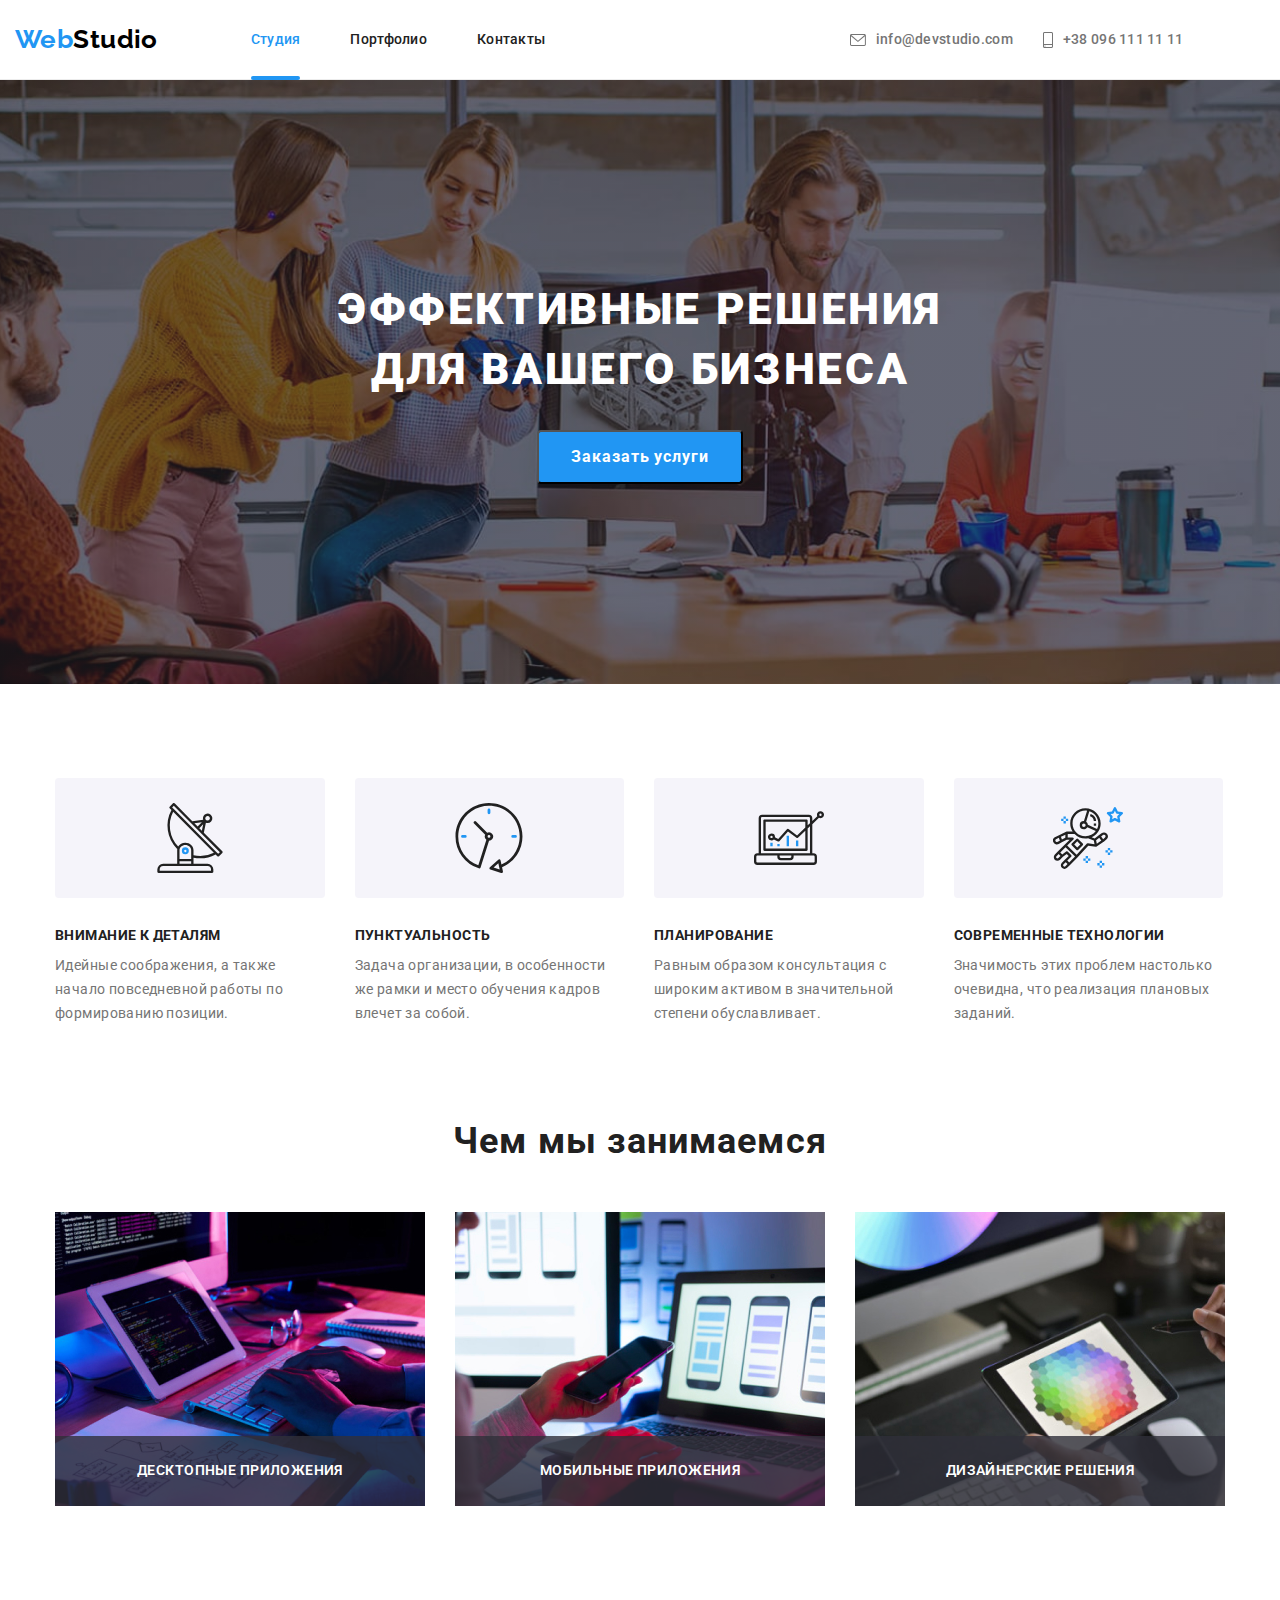
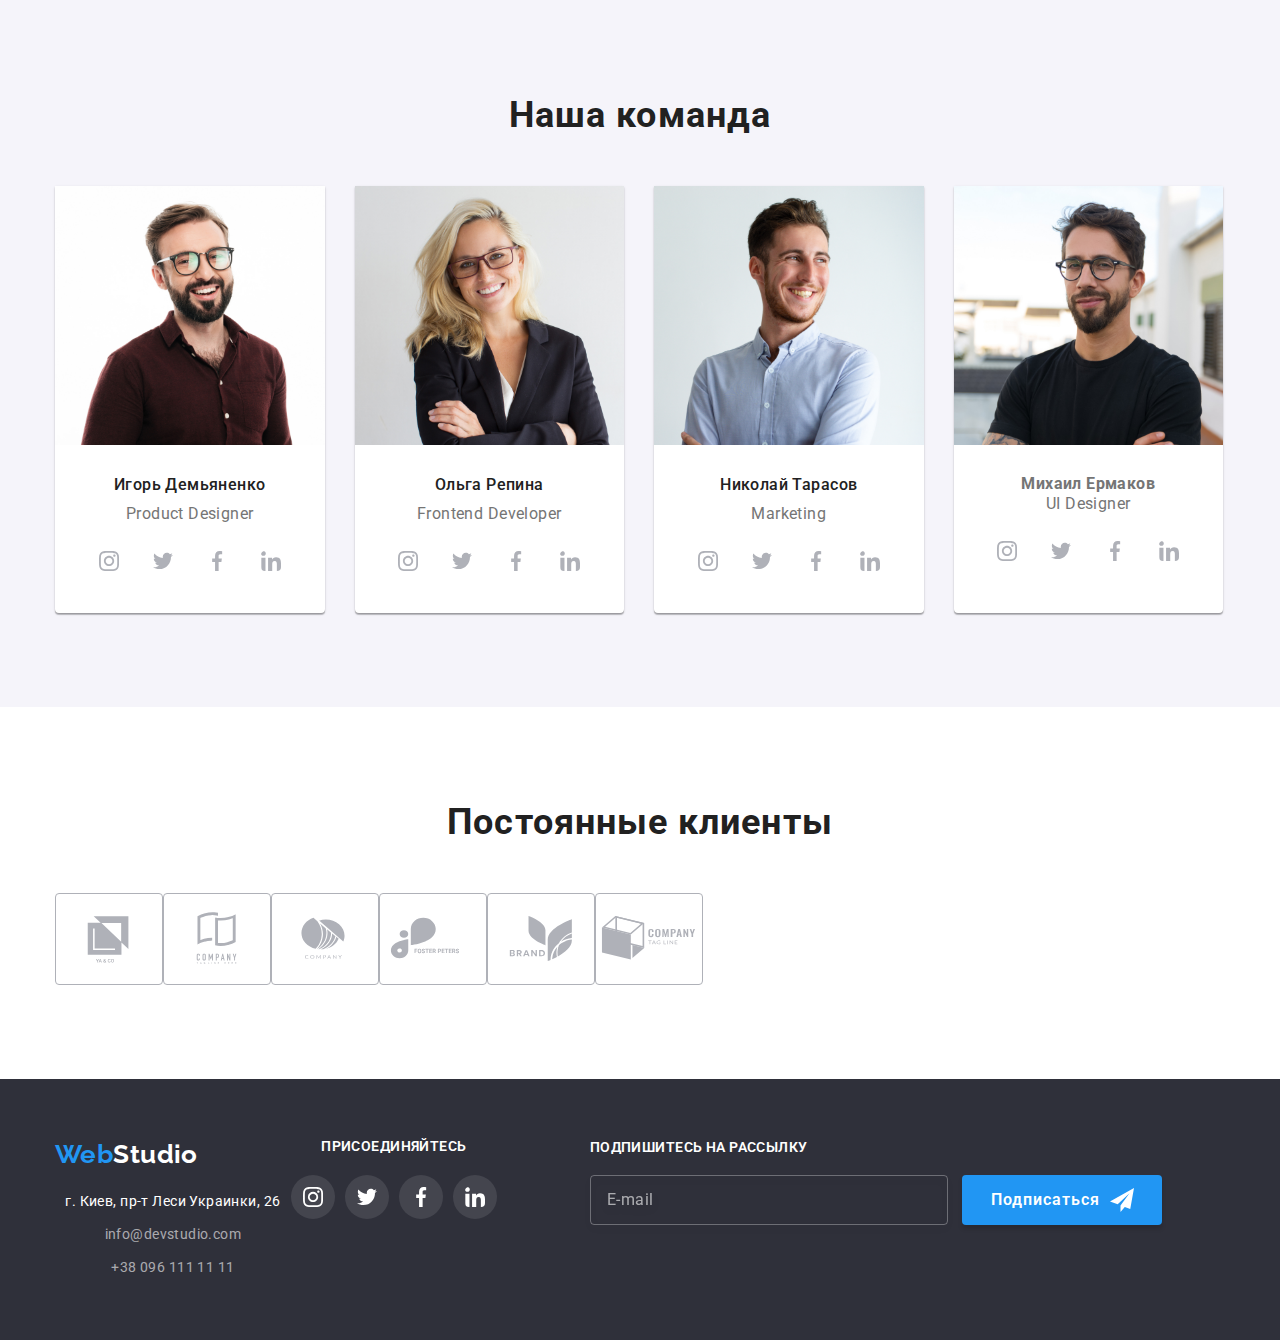
<file: index.html>
<!DOCTYPE html>
<html lang="ru">
  <head>
    <meta charset="UTF-8" />
    <meta http-equiv="X-UA-Compatible" content="IE=edge" />
    <meta name="viewport" content="width=device-width, initial-scale=1.0" />
    <title>Студия</title>
    <link rel="preconnect" href="https://fonts.googleapis.com" />
    <link rel="preconnect" href="https://fonts.gstatic.com" crossorigin />
    <link
      href="https://fonts.googleapis.com/css2?family=Raleway:wght@700&family=Roboto:wght@400;500;700;900&display=swap"
      rel="stylesheet"
    />
    <link
      rel="stylesheet"
      href="https://cdnjs.cloudflare.com/ajax/libs/modern-normalize/1.1.0/modern-normalize.min.css"
    />
    <!-- <link rel="stylesheet" href="./css/styles.css" /> -->
    <link rel="stylesheet" href="./css/main.min.css" />
  </head>
  <body>
    <!--Хедер-->
    <header class="page-header">
      <div class="container main-nav">
        <nav class="main-nav">
          <a href="./index.html" class="logo"
            >Web<span class="logo-second-color">Studio</span></a
          >
          <ul class="site-nav">
            <li class="link">
              <div class="site-nav-link-thumb">
                <a href="./index.html" class="site-nav-link current">Студия </a>
              </div>
            </li>
            <li class="link">
              <a href="./portfolio.html" class="site-nav-link">Портфолио</a>
            </li>
            <li class="link">
              <a href="" class="site-nav-link">Контакты</a>
            </li>
          </ul>
        </nav>
        <ul class="cont-nav">
          <li class="link">
            <a href="mailto:info@devstudio.com" class="cont-nav-link mail-logo">
              <svg class="footer-contacts-icon mail-icon">
                <use href="./images/symbol-defs.svg#icon-mail-logo"></use>
              </svg>
              info@devstudio.com
            </a>
          </li>
          <li class="link">
            <a href="tel:+380961111111" class="cont-nav-link tel-logo">
              <svg class="footer-contacts-icon tel-icon">
                <use href="./images/symbol-defs.svg#icon-phone-logo"></use>
              </svg>
              +38 096 111 11 11</a
            >
          </li>
        </ul>
      </div>
    </header>
    <!--Основная часть-->
    <main>
      <!--Герой-->
      <section class="hero overlay">
        <div class="container">
          <h1 class="hero__text">Эффективные решения для вашего бизнеса</h1>
          <button type="button" class="button" data-modal-open>
            Заказать услуги
          </button>
        </div>
      </section>
      <!--Наши преимущества-->
      <section class="benefits">
        <div class="container">
          <ul class="benefits__pasteboard-list">
            <li class="pasteboard-list__description item-antena">
              <h3 class="pasteboard-list__title">Внимание к деталям</h3>
              <p class="pasteboard-list__text">
                Идейные соображения, а также начало повседневной работы по
                формированию позиции.
              </p>
            </li>
            <li class="pasteboard-list__description item-clock">
              <h3 class="pasteboard-list__title">Пунктуальность</h3>
              <p class="pasteboard-list__text">
                Задача организации, в особенности же рамки и место обучения
                кадров влечет за собой.
              </p>
            </li>
            <li class="pasteboard-list__description item-diagrama">
              <h3 class="pasteboard-list__title">Планирование</h3>
              <p class="pasteboard-list__text">
                Равным образом консультация с широким активом в значительной
                степени обуславливает.
              </p>
            </li>
            <li class="pasteboard-list__description item-astronaut">
              <h3 class="pasteboard-list__title">Современные технологии</h3>
              <p class="pasteboard-list__text">
                Значимость этих проблем настолько очевидна, что реализация
                плановых заданий.
              </p>
            </li>
          </ul>
        </div>
      </section>
      <!--Чем мы занимаемся-->
      <section class="work">
        <div class="container">
          <h2 class="section-title">Чем мы занимаемся</h2>
          <ul class="work__list">
            <li class="work__img">
              <div class="work__img-thumb">
                <img
                  src="./images/box1.jpg"
                  alt="Разработка сайтов"
                  width="370"
                  height="294"
                />
                <div class="work__img-cover">
                  <p class="work__img-cover-text">Десктопные приложения</p>
                </div>
              </div>
            </li>
            <li class="work__img">
              <div class="work__img-thumb">
                <img
                  src="./images/box2.jpg"
                  alt="Адаптация сайта под мобильные устройства"
                  width="370"
                  height="294"
                />
                <div class="work__img-cover">
                  <p class="work__img-cover-text">Мобильные приложения</p>
                </div>
              </div>
            </li>
            <li class="work__img">
              <div class="work__img-thumb">
                <img
                  src="./images/box3.jpg"
                  alt="Дизайн сайта"
                  width="370"
                  height="294"
                />
                <div class="work__img-cover">
                  <p class="work__img-cover-text">Дизайнерские решения</p>
                </div>
              </div>
            </li>
          </ul>
        </div>
      </section>
      <!--Наша команда-->
      <section class="team">
        <div class="container">
          <h2 class="section-title">Наша команда</h2>
          <ul class="team__team-list">
            <li class="team-list__member">
              <img
                src="./images/team1.jpg"
                alt="Игорь Демьяненко"
                width="270"
                height="260"
              />
              <div class="team-list__description">
                <h3 class="team-list__name">Игорь Демьяненко</h3>
                <p class="team-list__position">Product Designer</p>
                <ul class="team-list__social-media">
                  <li class="social-media__link">
                    <a href="" class="social-media__icon">
                      <svg class="social-media__img">
                        <use
                          href="./images/symbol-defs.svg#icon-instagram-logo"
                        ></use>
                      </svg>
                    </a>
                  </li>
                  <li class="social-media__link">
                    <a href="" class="social-media__icon">
                      <svg class="social-media__img">
                        <use
                          href="./images/symbol-defs.svg#icon-twitter-logo"
                        ></use>
                      </svg>
                    </a>
                  </li>
                  <li class="social-media__link">
                    <a href="" class="social-media__icon">
                      <svg class="social-media__img">
                        <use
                          href="./images/symbol-defs.svg#icon-facebook-logo"
                        ></use>
                      </svg>
                    </a>
                  </li>
                  <li class="social-media__link">
                    <a href="" class="social-media__icon">
                      <svg class="social-media__img">
                        <use
                          href="./images/symbol-defs.svg#icon-linkedin-logo"
                        ></use>
                      </svg>
                    </a>
                  </li>
                </ul>
              </div>
            </li>
            <li class="team-list__member">
              <img
                src="./images/team2.jpg"
                alt="Ольга Репина"
                width="270"
                height="260"
              />
              <div class="team-list__description">
                <h3 class="team-list__name">Ольга Репина</h3>
                <p class="team-list__position">Frontend Developer</p>
                <ul class="team-list__social-media">
                  <li class="social-media__link">
                    <a href="" class="social-media__icon">
                      <svg class="social-media__img">
                        <use
                          href="./images/symbol-defs.svg#icon-instagram-logo"
                        ></use>
                      </svg>
                    </a>
                  </li>
                  <li class="social-media__link">
                    <a href="" class="social-media__icon">
                      <svg class="social-media__img">
                        <use
                          href="./images/symbol-defs.svg#icon-twitter-logo"
                        ></use>
                      </svg>
                    </a>
                  </li>
                  <li class="social-media__link">
                    <a href="" class="social-media__icon">
                      <svg class="social-media__img">
                        <use
                          href="./images/symbol-defs.svg#icon-facebook-logo"
                        ></use>
                      </svg>
                    </a>
                  </li>
                  <li class="social-media__link">
                    <a href="" class="social-media__icon">
                      <svg class="social-media__img">
                        <use
                          href="./images/symbol-defs.svg#icon-linkedin-logo"
                        ></use>
                      </svg>
                    </a>
                  </li>
                </ul>
              </div>
            </li>
            <li class="team-list__member">
              <img
                src="./images/team3.jpg"
                alt="Николай Тарасов"
                width="270"
                height="260"
              />
              <div class="team-list__description">
                <h3 class="team-list__name">Николай Тарасов</h3>
                <p class="team-list__position">Marketing</p>
                <ul class="team-list__social-media">
                  <li class="social-media__link">
                    <a href="" class="social-media__icon">
                      <svg class="social-media__img">
                        <use
                          href="./images/symbol-defs.svg#icon-instagram-logo"
                        ></use>
                      </svg>
                    </a>
                  </li>
                  <li class="social-media__link">
                    <a href="" class="social-media__icon">
                      <svg class="social-media__img">
                        <use
                          href="./images/symbol-defs.svg#icon-twitter-logo"
                        ></use>
                      </svg>
                    </a>
                  </li>
                  <li class="social-media__link">
                    <a href="" class="social-media__icon">
                      <svg class="social-media__img">
                        <use
                          href="./images/symbol-defs.svg#icon-facebook-logo"
                        ></use>
                      </svg>
                    </a>
                  </li>
                  <li class="social-media__link">
                    <a href="" class="social-media__icon">
                      <svg class="social-media__img">
                        <use
                          href="./images/symbol-defs.svg#icon-linkedin-logo"
                        ></use>
                      </svg>
                    </a>
                  </li>
                </ul>
              </div>
            </li>
            <li class="team-list__member">
              <img
                src="./images/team4.jpg"
                alt="Михаил Ермаков"
                width="270"
                height="260"
              />
              <div class="team-list__description">
                <h3 class="team_list__name">Михаил Ермаков</h3>
                <p class="team-list__position">UI Designer</p>
                <ul class="team-list__social-media">
                  <li class="social-media__link">
                    <a href="" class="social-media__icon">
                      <svg class="social-media__img">
                        <use
                          href="./images/symbol-defs.svg#icon-instagram-logo"
                        ></use>
                      </svg>
                    </a>
                  </li>
                  <li class="social-media__link">
                    <a href="" class="social-media__icon">
                      <svg class="social-media__img">
                        <use
                          href="./images/symbol-defs.svg#icon-twitter-logo"
                        ></use>
                      </svg>
                    </a>
                  </li>
                  <li class="social-media__link">
                    <a href="" class="social-media__icon">
                      <svg class="social-media__img">
                        <use
                          href="./images/symbol-defs.svg#icon-facebook-logo"
                        ></use>
                      </svg>
                    </a>
                  </li>
                  <li class="social-media__link">
                    <a href="" class="social-media__icon">
                      <svg class="social-media__img">
                        <use
                          href="./images/symbol-defs.svg#icon-linkedin-logo"
                        ></use>
                      </svg>
                    </a>
                  </li>
                </ul>
              </div>
            </li>
          </ul>
        </div>
      </section>
      <!--Наши клиенты-->
      <section class="clients">
        <div class="container">
          <h2 class="section-title">Постоянные клиенты</h2>
          <ul class="clients__list">
            <li>
              <a href="" class="client__link">
                <svg class="clients__icon">
                  <use href="./images/symbol-defs.svg#icon-Logo-1"></use>
                </svg>
              </a>
            </li>
            <li>
              <a href="" class="client__link">
                <svg class="clients__icon">
                  <use href="./images/symbol-defs.svg#icon-Logo-2"></use>
                </svg>
              </a>
            </li>
            <li>
              <a href="" class="client__link">
                <svg class="clients__icon">
                  <use href="./images/symbol-defs.svg#icon-Logo-3"></use>
                </svg>
              </a>
            </li>
            <li>
              <a href="" class="client__link">
                <svg class="clients__icon">
                  <use href="./images/symbol-defs.svg#icon-Logo-4"></use>
                </svg>
              </a>
            </li>
            <li>
              <a href="" class="client__link">
                <svg class="clients__icon">
                  <use href="./images/symbol-defs.svg#icon-Logo-5"></use>
                </svg>
              </a>
            </li>
            <li>
              <a href="" class="client__link">
                <svg class="clients__icon">
                  <use href="./images/symbol-defs.svg#icon-Logo-6"></use>
                </svg>
              </a>
            </li>
          </ul>
        </div>
      </section>
      <!-- Модалка -->
      <div class="backdrop is-hidden" data-modal>
        <div class="modal">
          <button class="modal-button-close" data-modal-close>
            <svg class="icon-close-img">
              <use href="./images/symbol-defs.svg#icon-close-black"></use>
            </svg>
          </button>
          <p class="modal-title">Оставьте свои данные, мы вам перезвоним</p>
          <form class="subscribe-form">
            <div class="main-form">
              <div class="form-field">
                <label class="form-field-name" for="name">Имя</label>
                <span class="inpute-wrap">
                  <input
                    type="text"
                    name="name"
                    id="name"
                    class="modal-inpute"
                  />
                  <svg class="modal-inpute-icon" width="18" height="18">
                    <use
                      href="./images/symbol-defs.svg#icon-person-black"
                    ></use>
                  </svg>
                </span>
              </div>
              <div class="form-field">
                <label class="form-field-name" for="tel">Телефон</label>
                <span class="inpute-wrap">
                  <input type="tel" name="tel" id="tel" class="modal-inpute" />
                  <svg class="modal-inpute-icon" width="18" height="18">
                    <use href="./images/symbol-defs.svg#icon-phone-black"></use>
                  </svg>
                </span>
              </div>
              <div class="form-field">
                <label class="form-field-name" for="mail">Почта</label>
                <span class="inpute-wrap">
                  <input
                    type="email"
                    name="mail"
                    id="mail"
                    class="modal-inpute"
                  />
                  <svg class="modal-inpute-icon" width="18" height="18">
                    <use href="./images/symbol-defs.svg#icon-email-black"></use>
                  </svg>
                </span>
              </div>
              <div class="form-field">
                <label class="form-field-name" for="comment">Комментарий</label>
                <textarea
                  name="comment"
                  id="commen"
                  placeholder="Введите текст"
                  class="comment-inpute"
                ></textarea>
              </div>
            </div>
            <div class="checkbox-fild">
              <input
                type="checkbox"
                class="input-check visually-hiden"
                name="check"
                id="check"
              />
              <label for="check" class="check-text">
                <span class="custom-icon">
                  <svg class="inpute-icon-check" width="11" height="8">
                    <use href="./images/symbol-defs.svg#confirm-icon"></use>
                  </svg>
                </span>
                Соглашаюсь с рассылкой и принимаю
                <a href="" class="checkbox-fild-contract">
                  Условия договора</a
                ></label
              >
            </div>
            <div class="submit-btn">
              <button class="submit-batton" type="submit">Отправить</button>
            </div>
          </form>
        </div>
      </div>
    </main>
    <!--Футер-->
    <footer class="page-footer">
      <div class="container">
        <div class="footer-common">
          <div>
            <a href="./index.html" class="logo"
              >Web<span class="logo-second-color-footer">Studio</span></a
            >
            <address class="adress-list">
              <p class="address">г. Киев, пр-т Леси Украинки, 26</p>
              <ul class="contacts">
                <li class="contact-list">
                  <a class="contacts-link" href="mailto:info@devstudio.com"
                    >info@devstudio.com</a
                  >
                </li>
                <li class="contact-list">
                  <a class="contacts-link" href="tel:+380961111111"
                    >+38 096 111 11 11</a
                  >
                </li>
              </ul>
            </address>
          </div>
          <div class="join">
            <p class="join__txt">присоединяйтесь</p>
            <ul class="join__social-media">
              <li class="social-media__link">
                <a href="" class="social-media__icon">
                  <svg class="social-media__img">
                    <use
                      href="./images/symbol-defs.svg#icon-instagram-logo"
                    ></use>
                  </svg>
                </a>
              </li>
              <li class="social-media__link">
                <a href="" class="social-media__icon">
                  <svg class="social-media__img">
                    <use
                      href="./images/symbol-defs.svg#icon-twitter-logo"
                    ></use>
                  </svg>
                </a>
              </li>
              <li class="social-media__link">
                <a href="" class="social-media__icon">
                  <svg class="social-media__img">
                    <use
                      href="./images/symbol-defs.svg#icon-facebook-logo"
                    ></use>
                  </svg>
                </a>
              </li>
              <li class="social-media__link">
                <a href="" class="social-media__icon">
                  <svg class="social-media__img">
                    <use
                      href="./images/symbol-defs.svg#icon-linkedin-logo"
                    ></use>
                  </svg>
                </a>
              </li>
            </ul>
          </div>
          <div class="subscribe">
            <p class="subscribe-text">Подпишитесь на рассылку</p>

            <form name="signup_form" autocomplete="on" novalidate>
              <div class="subscription-fild">
                <input
                  class="subscription-form"
                  type="email"
                  name="email"
                  placeholder="E-mail"
                />
                <button class="subscription-btn" type="submit">
                  Подписаться
                  <div class="icon-send">
                    <svg class="icon-send-img">
                      <use href="./images/symbol-defs.svg#icon-send"></use>
                    </svg>
                  </div>
                </button>
              </div>
            </form>
          </div>
        </div>
      </div>
    </footer>
    <script src="./js/modal.js"></script>
  </body>
</html>
</file>
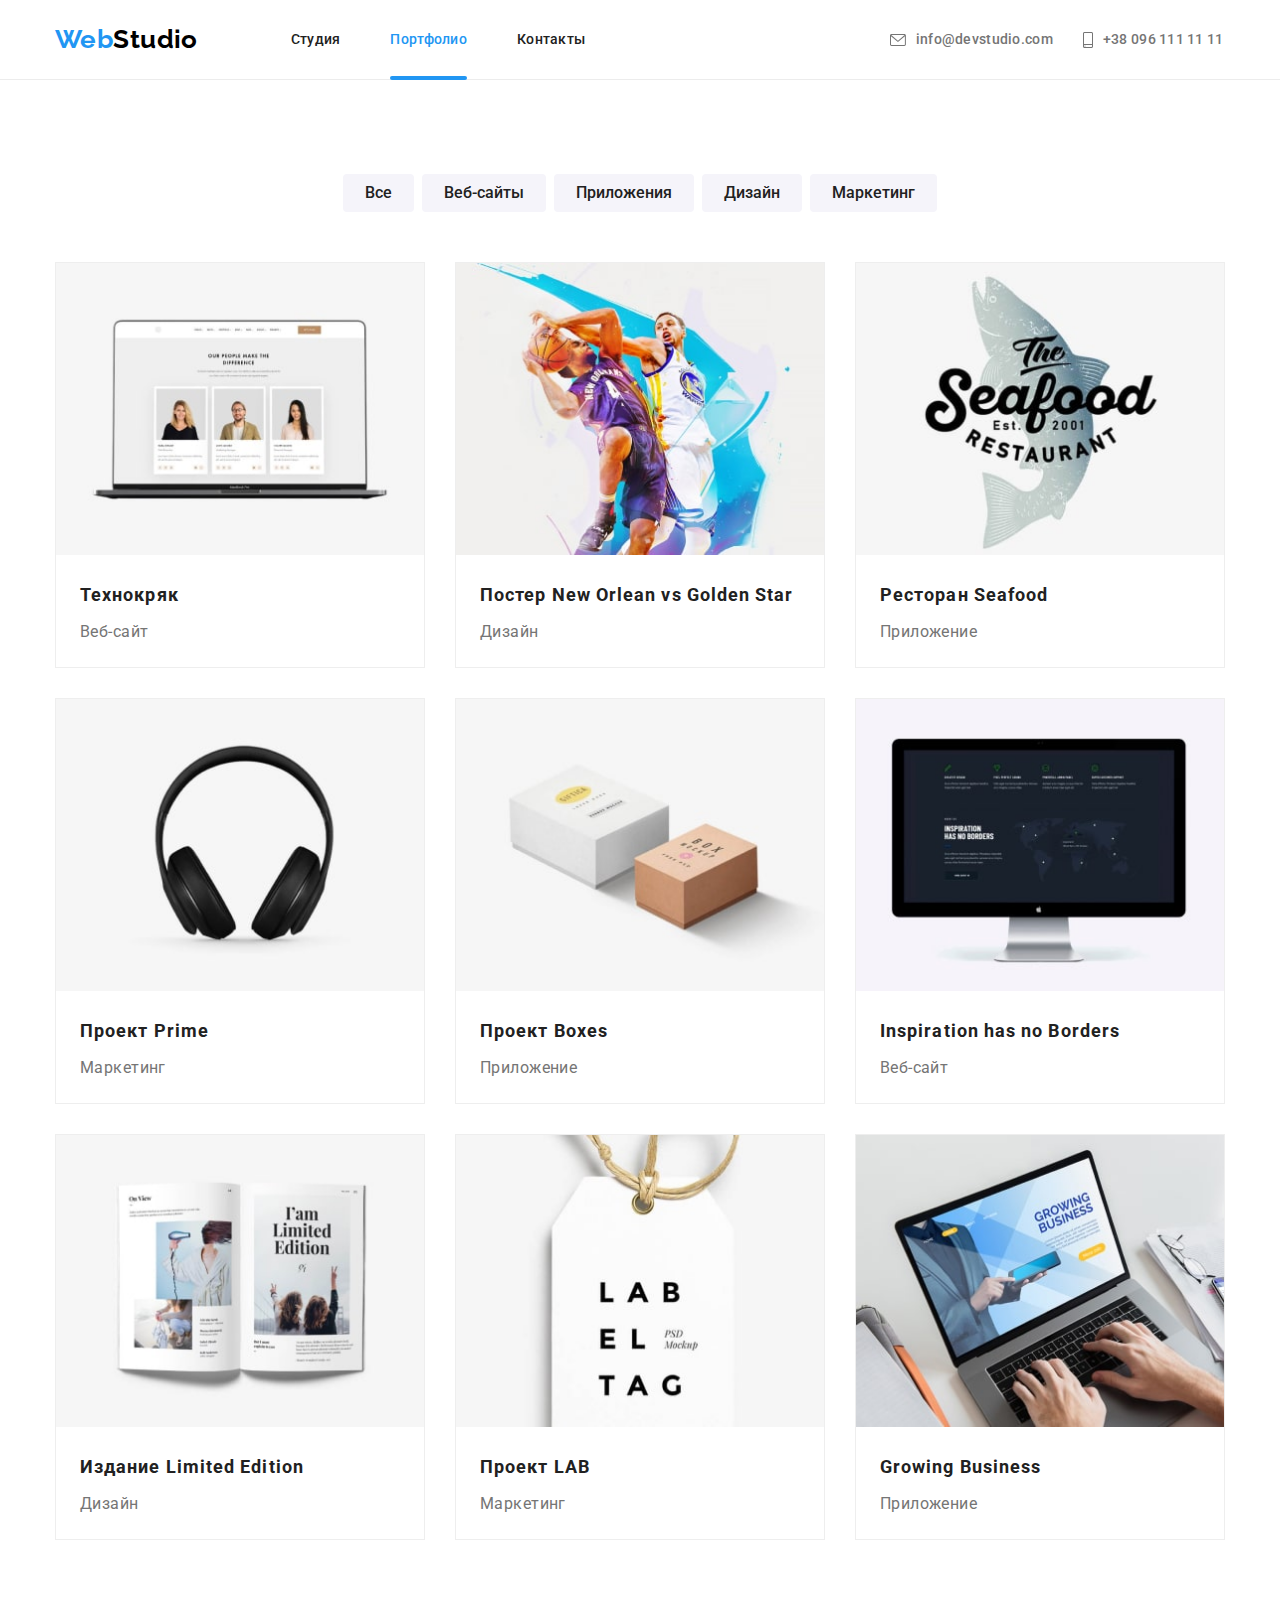
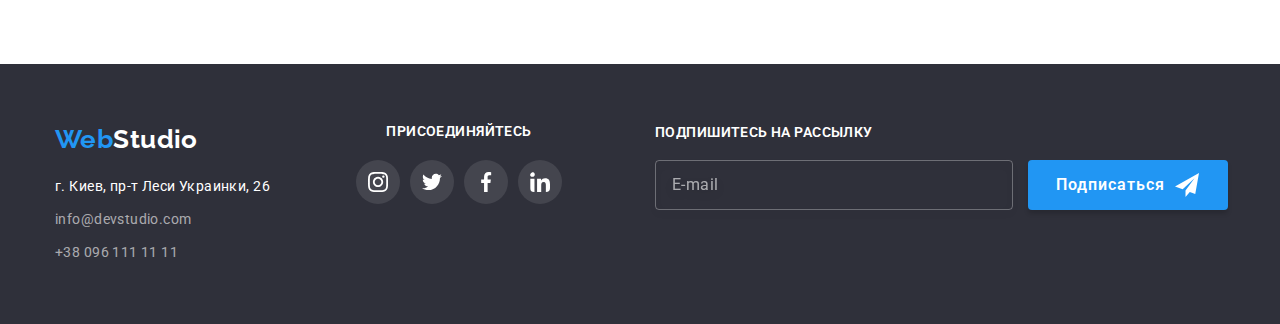
<file: portfolio.html>
<!DOCTYPE html>
<html lang="en">
  <head>
    <meta charset="UTF-8" />
    <meta http-equiv="X-UA-Compatible" content="IE=edge" />
    <meta name="viewport" content="width=device-width, initial-scale=1.0" />
    <title>Портфолио</title>
    <link rel="preconnect" href="https://fonts.googleapis.com" />
    <link rel="preconnect" href="https://fonts.gstatic.com" crossorigin />
    <link
      href="https://fonts.googleapis.com/css2?family=Raleway:wght@700&family=Roboto:wght@400;500;700;900&display=swap"
      rel="stylesheet"
    />
    <link
      rel="stylesheet"
      href="https://cdnjs.cloudflare.com/ajax/libs/modern-normalize/1.1.0/modern-normalize.min.css"
    />
    <!-- <link rel="stylesheet" href="./css/styles.css" /> -->
    <link rel="stylesheet" href="./css/main.min.css" />
  </head>
  <body>
    <!--Хедер-->
    <header class="page-header">
      <div class="container">
        <div class="header-navigation">
          <nav class="main-nav">
            <a href="./index.html" class="logo"
              >Web<span class="logo-second-color">Studio</span></a
            >
            <ul class="site-nav">
              <li class="link">
                <a href="./index.html" class="site-nav-link">Студия </a>
              </li>
              <li class="link">
                <div class="site-nav-link-thumb">
                  <a href="./portfolio.html" class="site-nav-link current"
                    >Портфолио</a
                  >
                </div>
              </li>
              <li class="link">
                <a href="" class="site-nav-link">Контакты</a>
              </li>
            </ul>
          </nav>
          <ul class="cont-nav">
            <li class="link">
              <a
                href="mailto:info@devstudio.com"
                class="cont-nav-link mail-logo"
              >
                <svg class="footer-contacts-icon mail-icon">
                  <use href="./images/symbol-defs.svg#icon-mail-logo"></use>
                </svg>
                info@devstudio.com
              </a>
            </li>
            <li class="link">
              <a href="tel:+380961111111" class="cont-nav-link tel-logo">
                <svg class="footer-contacts-icon tel-icon">
                  <use href="./images/symbol-defs.svg#icon-phone-logo"></use>
                </svg>
                +38 096 111 11 11</a
              >
            </li>
          </ul>
        </div>
        <button type="button" class="menu-open">
          <svg class="mob-menu-icon-open">
            <use href="./images/symbol-defs.svg#icon-brgr-40px"></use>
          </svg>
        </button>
      </div>
      <div class="mob-menu is-hidden">
        <div class="menu-top">
          <button type="button" class="menu-close">
            <svg class="mob-menu-icon-close">
              <use href="./images/symbol-defs.svg#icon-close-btn-40px"></use>
            </svg>
          </button>
          <ul class="mob-menu-list">
            <li class="mob-menu-item">
              <a class="mob-menu-link" href="./index.html">Студия</a>
            </li>
            <li class="mob-menu-item">
              <a class="mob-menu-link current" href="./portfolio.html"
                >Портфолио</a
              >
            </li>
            <li class="mob-menu-item">
              <a class="mob-menu-link" href="">Контакты</a>
            </li>
          </ul>
        </div>
        <div class="menu-bottom">
          <div class="mob-menu-contacts">
            <a href="tel:+380961111111" class="mob-menu-tel"
              >+38 096 111 11 11</a
            >
            <a href="mailto:info@devstudio.com" class="mob-menu-mail"
              >info@devstudio.com</a
            >
          </div>
          <ul class="mob-social-list">
            <li class="mob-social-item">
              <a class="mob-social-link" href="">Instagram</a>
            </li>
            <li class="mob-social-item">
              <a class="mob-social-link" href="">Twitter</a>
            </li>
            <li class="mob-social-item">
              <a class="mob-social-link" href="">Facebook</a>
            </li>
            <li class="mob-social-item">
              <a class="mob-social-link" href="">LinkedIn</a>
            </li>
          </ul>
        </div>
      </div>
    </header>
    <!--Основная часть-->
    <!--Заголовок позже спрячем-->
    <!-- <h1 class="projects">Наши проекты</h1> -->
    <!--Фильтр-->
    <main>
      <section class="projects">
        <div class="container">
          <ul class="filter">
            <li class="filter-btn">
              <button type="button" class="filter-button">Все</button>
            </li>
            <li class="filter-btn">
              <button type="button" class="filter-button">Веб-сайты</button>
            </li>
            <li class="filter-btn">
              <button type="button" class="filter-button">Приложения</button>
            </li>
            <li class="filter-btn">
              <button type="button" class="filter-button">Дизайн</button>
            </li>
            <li class="filter-btn">
              <button type="button" class="filter-button">Маркетинг</button>
            </li>
          </ul>
        </div>

        <!--Проекты-->

        <div class="container">
          <ul class="projects-list">
            <li class="projects-block">
              <div class="projects-block-wrap">
                <div class="projects-block-thumb">
                  <picture>
                    <source
                      srcset="
                        ./images/portfolio/proj1-desktop-1x.jpg 1x,
                        ./images/portfolio/proj1-desktop-2x.jpg 2x
                      "
                      media="(min-width: 1200px)"
                    />
                    <source
                      srcset="
                        ./images/portfolio/proj1-tablet-1x.jpg 1x,
                        ./images/portfolio/proj1-tablet-2x.jpg 2x
                      "
                      media="(min-width: 768px)"
                    />
                    <source
                      srcset="
                        ./images/portfolio/proj1-mob-1x.jpg 1x,
                        ./images/portfolio/proj1-mob-2x.jpg 2x
                      "
                      media="(min-width: 480px)"
                    />
                    <img
                      src="./images/proj1.jpg"
                      alt="Лэптоп с открытым сайтом компании"
                      width="370"
                      height="294"
                    />
                  </picture>
                  <div class="projects-block-thumb-txt">
                    <p>
                      Технокряк это современная площадка распространения
                      коронавируса. Компании используют эту платформу для
                      цифрового шпионажа и атак на защищённые сервера
                      конкурентов.
                    </p>
                  </div>
                </div>
                <div class="projects-text">
                  <h2 class="projects-title">Технокряк</h2>
                  <p class="projects-description">Веб-сайт</p>
                </div>
              </div>
            </li>
            <li class="projects-block">
              <div class="projects-block-wrap">
                <div class="projects-block-thumb">
                  <picture>
                    <source
                      srcset="
                        ./images/portfolio/proj2-desktop-1x.jpg 1x,
                        ./images/portfolio/proj2-desktop-2x.jpg 2x
                      "
                      media="(min-width: 1200px)"
                    />
                    <source
                      srcset="
                        ./images/portfolio/proj2-tablet-1x.jpg 1x,
                        ./images/portfolio/proj2-tablet-2x.jpg 2x
                      "
                      media="(min-width: 768px)"
                    />
                    <source
                      srcset="
                        ./images/portfolio/proj2-mob-1x.jpg 1x,
                        ./images/portfolio/proj2-mob-2x.jpg 2x
                      "
                      media="(min-width: 480px)"
                    />
                    <img
                      src="./images/proj2.jpg"
                      alt="Процесс игры в баскетбол на двоих"
                      width="370"
                      height="294"
                    />
                  </picture>
                  <div class="projects-block-thumb-txt">
                    <p>
                      Технокряк это современная площадка распространения
                      коронавируса. Компании используют эту платформу для
                      цифрового шпионажа и атак на защищённые сервера
                      конкурентов.
                    </p>
                  </div>
                </div>
                <div class="projects-text">
                  <h2 class="projects-title">
                    Постер New Orlean vs Golden Star
                  </h2>
                  <p class="projects-description">Дизайн</p>
                </div>
              </div>
            </li>
            <li class="projects-block">
              <div class="projects-block-wrap">
                <div class="projects-block-thumb">
                  <picture>
                    <source
                      srcset="
                        ./images/portfolio/proj3-desktop-1x.jpg 1x,
                        ./images/portfolio/proj3-desktop-2x.jpg 2x
                      "
                      media="(min-width: 1200px)"
                    />
                    <source
                      srcset="
                        ./images/portfolio/proj3-tablet-1x.jpg 1x,
                        ./images/portfolio/proj3-tablet-2x.jpg 2x
                      "
                      media="(min-width: 768px)"
                    />
                    <source
                      srcset="
                        ./images/portfolio/proj3-mob-1x.jpg 1x,
                        ./images/portfolio/proj3-mob-2x.jpg 2x
                      "
                      media="(min-width: 480px)"
                    />
                    <img
                      src="./images/proj3.jpg"
                      alt="Названия ресторана"
                      width="370"
                      height="294"
                    />
                  </picture>
                  <div class="projects-block-thumb-txt">
                    <p>
                      Технокряк это современная площадка распространения
                      коронавируса. Компании используют эту платформу для
                      цифрового шпионажа и атак на защищённые сервера
                      конкурентов.
                    </p>
                  </div>
                </div>
                <div class="projects-text">
                  <h2 class="projects-title">Ресторан Seafood</h2>
                  <p class="projects-description">Приложение</p>
                </div>
              </div>
            </li>
            <li class="projects-block">
              <div class="projects-block-wrap">
                <div class="projects-block-thumb">
                  <picture>
                    <source
                      srcset="
                        ./images/portfolio/proj4-desktop-1x.jpg 1x,
                        ./images/portfolio/proj4-desktop-2x.jpg 2x
                      "
                      media="(min-width: 1200px)"
                    />
                    <source
                      srcset="
                        ./images/portfolio/proj4-tablet-1x.jpg 1x,
                        ./images/portfolio/proj4-tablet-2x.jpg 2x
                      "
                      media="(min-width: 768px)"
                    />
                    <source
                      srcset="
                        ./images/portfolio/proj4-mob-1x.jpg 1x,
                        ./images/portfolio/proj4-mob-2x.jpg 2x
                      "
                      media="(min-width: 480px)"
                    />
                    <img
                      src="./images/proj4.jpg"
                      alt="Наушники"
                      width="370"
                      height="294"
                    />
                  </picture>
                  <div class="projects-block-thumb-txt">
                    <p>
                      Технокряк это современная площадка распространения
                      коронавируса. Компании используют эту платформу для
                      цифрового шпионажа и атак на защищённые сервера
                      конкурентов.
                    </p>
                  </div>
                </div>
                <div class="projects-text">
                  <h2 class="projects-title">Проект Prime</h2>
                  <p class="projects-description">Маркетинг</p>
                </div>
              </div>
            </li>
            <li class="projects-block">
              <div class="projects-block-wrap">
                <div class="projects-block-thumb">
                  <picture>
                    <source
                      srcset="
                        ./images/portfolio/proj5-desktop-1x.jpg 1x,
                        ./images/portfolio/proj5-desktop-2x.jpg 2x
                      "
                      media="(min-width: 1200px)"
                    />
                    <source
                      srcset="
                        ./images/portfolio/proj5-tablet-1x.jpg 1x,
                        ./images/portfolio/proj5-tablet-2x.jpg 2x
                      "
                      media="(min-width: 768px)"
                    />
                    <source
                      srcset="
                        ./images/portfolio/proj5-mob-1x.jpg 1x,
                        ./images/portfolio/proj5-mob-2x.jpg 2x
                      "
                      media="(min-width: 480px)"
                    />
                    <img
                      src="./images/proj5.jpg"
                      alt="Две коробки"
                      width="370"
                      height="294"
                    />
                  </picture>
                  <div class="projects-block-thumb-txt">
                    <p>
                      Технокряк это современная площадка распространения
                      коронавируса. Компании используют эту платформу для
                      цифрового шпионажа и атак на защищённые сервера
                      конкурентов.
                    </p>
                  </div>
                </div>
                <div class="projects-text">
                  <h2 class="projects-title">Проект Boxes</h2>
                  <p class="projects-description">Приложение</p>
                </div>
              </div>
            </li>
            <li class="projects-block">
              <div class="projects-block-wrap">
                <div class="projects-block-thumb">
                  <picture>
                    <source
                      srcset="
                        ./images/portfolio/proj6-desktop-1x.jpg 1x,
                        ./images/portfolio/proj6-desktop-2x.jpg 2x
                      "
                      media="(min-width: 1200px)"
                    />
                    <source
                      srcset="
                        ./images/portfolio/proj6-tablet-1x.jpg 1x,
                        ./images/portfolio/proj6-tablet-2x.jpg 2x
                      "
                      media="(min-width: 768px)"
                    />
                    <source
                      srcset="
                        ./images/portfolio/proj6-mob-1x.jpg 1x,
                        ./images/portfolio/proj6-mob-2x.jpg 2x
                      "
                      media="(min-width: 480px)"
                    />
                    <img
                      src="./images/proj6.jpg"
                      alt="Настольный компьютер с открытым сайтом компании"
                      width="370"
                      height="294"
                    />
                  </picture>
                  <div class="projects-block-thumb-txt">
                    <p>
                      Технокряк это современная площадка распространения
                      коронавируса. Компании используют эту платформу для
                      цифрового шпионажа и атак на защищённые сервера
                      конкурентов.
                    </p>
                  </div>
                </div>
                <div class="projects-text">
                  <h2 class="projects-title">Inspiration has no Borders</h2>
                  <p class="projects-description">Веб-сайт</p>
                </div>
              </div>
            </li>
            <li class="projects-block">
              <div class="projects-block-wrap">
                <div class="projects-block-thumb">
                  <picture>
                    <source
                      srcset="
                        ./images/portfolio/proj7-desktop-1x.jpg 1x,
                        ./images/portfolio/proj7-desktop-2x.jpg 2x
                      "
                      media="(min-width: 1200px)"
                    />
                    <source
                      srcset="
                        ./images/portfolio/proj7-tablet-1x.jpg 1x,
                        ./images/portfolio/proj7-tablet-2x.jpg 2x
                      "
                      media="(min-width: 768px)"
                    />
                    <source
                      srcset="
                        ./images/portfolio/proj7-mob-1x.jpg 1x,
                        ./images/portfolio/proj7-mob-2x.jpg 2x
                      "
                      media="(min-width: 480px)"
                    />
                    <img
                      src="./images/proj7.jpg"
                      alt="Открытый журнал"
                      width="370"
                      height="294"
                    />
                  </picture>
                  <div class="projects-block-thumb-txt">
                    <p>
                      Технокряк это современная площадка распространения
                      коронавируса. Компании используют эту платформу для
                      цифрового шпионажа и атак на защищённые сервера
                      конкурентов.
                    </p>
                  </div>
                </div>
                <div class="projects-text">
                  <h2 class="projects-title">Издание Limited Edition</h2>
                  <p class="projects-description">Дизайн</p>
                </div>
              </div>
            </li>
            <li class="projects-block">
              <div class="projects-block-wrap">
                <div class="projects-block-thumb">
                  <picture>
                    <source
                      srcset="
                        ./images/portfolio/proj8-desktop-1x.jpg 1x,
                        ./images/portfolio/proj8-desktop-2x.jpg 2x
                      "
                      media="(min-width: 1200px)"
                    />
                    <source
                      srcset="
                        ./images/portfolio/proj8-tablet-1x.jpg 1x,
                        ./images/portfolio/proj8-tablet-2x.jpg 2x
                      "
                      media="(min-width: 768px)"
                    />
                    <source
                      srcset="
                        ./images/portfolio/proj8-mob-1x.jpg 1x,
                        ./images/portfolio/proj8-mob-2x.jpg 2x
                      "
                      media="(min-width: 480px)"
                    />
                    <img
                      src="./images/proj8.jpg"
                      alt="Бирка"
                      width="370"
                      height="294"
                    />
                  </picture>
                  <div class="projects-block-thumb-txt">
                    <p>
                      Технокряк это современная площадка распространения
                      коронавируса. Компании используют эту платформу для
                      цифрового шпионажа и атак на защищённые сервера
                      конкурентов.
                    </p>
                  </div>
                </div>
                <div class="projects-text">
                  <h2 class="projects-title">Проект LAB</h2>
                  <p class="projects-description">Маркетинг</p>
                </div>
              </div>
            </li>
            <li class="projects-block">
              <div class="projects-block-wrap">
                <div class="projects-block-thumb">
                  <picture>
                    <source
                      srcset="
                        ./images/portfolio/proj9-desktop-1x.jpg 1x,
                        ./images/portfolio/proj9-desktop-2x.jpg 2x
                      "
                      media="(min-width: 1200px)"
                    />
                    <source
                      srcset="
                        ./images/portfolio/proj9-tablet-1x.jpg 1x,
                        ./images/portfolio/proj9-tablet-2x.jpg 2x
                      "
                      media="(min-width: 768px)"
                    />
                    <source
                      srcset="
                        ./images/portfolio/proj9-mob-1x.jpg 1x,
                        ./images/portfolio/proj9-mob-2x.jpg 2x
                      "
                      media="(min-width: 480px)"
                    />
                    <img
                      src="./images/proj9.jpg"
                      alt="Лэптоп с открытым сайтом компании"
                      width="370"
                      height="294"
                    />
                  </picture>
                  <div class="projects-block-thumb-txt">
                    <p>
                      Технокряк это современная площадка распространения
                      коронавируса. Компании используют эту платформу для
                      цифрового шпионажа и атак на защищённые сервера
                      конкурентов.
                    </p>
                  </div>
                </div>
                <div class="projects-text">
                  <h2 class="projects-title">Growing Business</h2>
                  <p class="projects-description">Приложение</p>
                </div>
              </div>
            </li>
          </ul>
        </div>
      </section>
    </main>
    <!--Футер-->
    <footer class="page-footer">
      <div class="container">
        <div class="footer-common">
          <div class="tab-position">
            <div class="addres-left">
              <a href="./index.html" class="logo"
                >Web<span class="logo-second-color-footer">Studio</span></a
              >
              <address class="adress-list">
                <p class="address">г. Киев, пр-т Леси Украинки, 26</p>
                <ul class="contacts">
                  <li class="contact-list">
                    <a class="contacts-link" href="mailto:info@devstudio.com"
                      >info@devstudio.com</a
                    >
                  </li>
                  <li class="contact-list">
                    <a class="contacts-link" href="tel:+380961111111"
                      >+38 096 111 11 11</a
                    >
                  </li>
                </ul>
              </address>
            </div>
            <div class="join">
              <p class="join__txt">присоединяйтесь</p>
              <ul class="join__social-media">
                <li class="social-media__link">
                  <a href="" class="social-media__icon">
                    <svg class="social-media__img">
                      <use
                        href="./images/symbol-defs.svg#icon-instagram-logo"
                      ></use>
                    </svg>
                  </a>
                </li>
                <li class="social-media__link">
                  <a href="" class="social-media__icon">
                    <svg class="social-media__img">
                      <use
                        href="./images/symbol-defs.svg#icon-twitter-logo"
                      ></use>
                    </svg>
                  </a>
                </li>
                <li class="social-media__link">
                  <a href="" class="social-media__icon">
                    <svg class="social-media__img">
                      <use
                        href="./images/symbol-defs.svg#icon-facebook-logo"
                      ></use>
                    </svg>
                  </a>
                </li>
                <li class="social-media__link">
                  <a href="" class="social-media__icon">
                    <svg class="social-media__img">
                      <use
                        href="./images/symbol-defs.svg#icon-linkedin-logo"
                      ></use>
                    </svg>
                  </a>
                </li>
              </ul>
            </div>
          </div>
          <div class="subscribe">
            <p class="subscribe-text">Подпишитесь на рассылку</p>
            <form name="signup_form" autocomplete="on" novalidate>
              <div class="subscription-fild">
                <input
                  class="subscription-form"
                  type="email"
                  name="email"
                  placeholder="E-mail"
                />
                <button class="subscription-btn" type="submit">
                  Подписаться
                  <div class="icon-send">
                    <svg class="icon-send-img">
                      <use href="./images/symbol-defs.svg#icon-send"></use>
                    </svg>
                  </div>
                </button>
              </div>
            </form>
          </div>
        </div>
      </div>
    </footer>
    <script src="./js/menu.js"></script>
  </body>
</html>
</file>
<file: css/styles.css>
/* цвет основного фона #e5e5e5 */
/* цвет фона футера #2f303a */
/* цвет основного текста #757575 */
/* вторичный цвет текста #212121 */
/* белый #FFFFFF */
/* акцент #2196F3 */
/* цвет адреса rgba(255, 255, 255, 0.6) */
/* цвет фона не активной кнопки #F5F4FA */

/* :root {
  --primary-text-color: #757575;
  --title-text-color: #212121;
  --accent-color: #2196f3;
  --primary-white: #ffffff;
  --secondary-white: rgba(255, 255, 255, 0.6);
  --footer-bc: #2f303a;
} */

/* html {
  box-sizing: border-box;
}
*,
*::before,
*::after {
  box-sizing: inherit;
}
h1,
h2,
h3,
p {
  margin-top: 0;
  margin-bottom: 0;
} */
/* контейнер */
/* .container {
  width: 1200px;
  margin-right: auto;
  margin-left: auto;
  padding-left: 15px;
  padding-right: 15px;
} */
/* .svg {
  width: 300px;
  height: 120px;
} */
/* body {
  color: var(--primary-text-color);
  font-family: Roboto, Arial, Helvetica, sans-serif;
  letter-spacing: 0.03em;
  font-size: 14px;
}
footer {
  background-color: #2f303a;
}
header {
  background-color: #ffffff;
}
ul {
  list-style: none;
} */

/* хедер */

/* .page-header {
  border-bottom: 1px solid #ececec;
}
.main-nav {
  display: flex;
  align-items: center;
} */

/* логотип */

/* .logo {
  margin-top: 24px;
  margin-bottom: 25px;
  margin-right: 93px;

  color: var(--accent-color);
  font-family: Raleway, Arial, Helvetica, sans-serif;
  font-weight: 700;
  font-size: 26px;
  line-height: 1.19;
  text-decoration: none;
}
.logo-second-color {
  color: #000000;
  font-family: Raleway, Arial, Helvetica, sans-serif;
  font-weight: 700;
  font-size: 26px;
  line-height: 1.19;
} */

/* навигация по страницах */
/*
.site-nav .link {
  margin-right: 50px;
}
.site-nav .link:last-child {
  margin-right: 0;
}
.site-nav {
  margin-top: 0;
  margin-bottom: 0;
  padding-left: 0;
  display: flex;
}
.site-nav-link {
  padding: 32px 0;
  display: block;

  color: var(--title-text-color);
  font-weight: 500;
  line-height: 1.14;
  letter-spacing: 0.02em;
  text-decoration: none;

  transition: color 250ms cubic-bezier(0.4, 0, 0.2, 1);
}
.site-nav-link:hover,
.site-nav-link:focus {
  color: var(--accent-color);
  font-weight: 500;
  line-height: 1.14;
  letter-spacing: 0.02em;
  text-decoration: none;
}
.site-nav-link.current {
  color: var(--accent-color);
}
.site-nav-link-thumb {
  position: relative;
}
.site-nav-link-thumb::after {
  content: "";
  display: block;
  position: absolute;
  left: 0;
  bottom: 0;

  width: 100%;
  height: 4px;
  border-radius: 2px;
  background-color: var(--accent-color);
} */

/* навигация по контактах */

/* .cont-nav {
  margin-top: 0;
  margin-bottom: 0;
  margin-left: auto;
  padding-left: 0;
  display: flex;
}

.cont-nav-link {
  color: var(--primary-text-color);
  font-weight: 500;
  line-height: 1.14;
  letter-spacing: 0.02em;
  text-decoration: none;
  display: flex;
  align-items: center;
  transition: color 250ms cubic-bezier(0.4, 0, 0.2, 1);
}
.cont-nav-link:hover,
.cont-nav-link:focus {
  color: var(--accent-color);
}
.cont-nav .link {
  margin-right: 50px;
}
.cont-nav .link:last-child {
  margin-right: 0;
}

.footer-contacts-icon {
  margin-right: 10px;
  fill: #757575;
  transition: fill 250ms cubic-bezier(0.4, 0, 0.2, 1);
}
.mail-icon {
  width: 16px;
  height: 12px;
}
.tel-icon {
  width: 10px;
  height: 16px;
  align-items: baseline;
}
.cont-nav-link:hover .footer-contacts-icon,
.cont-nav-link:focus .footer-contacts-icon {
  fill: var(--accent-color);
} */

/* основная часть */
/* блок хиро */

/* .hero {
  background-color: #2f303a;
  padding-top: 200px;
  padding-bottom: 200px;
  text-align: center;
  margin: 0 auto;
  height: 600px;
} */
/* .hero-text {
  width: 696px;
  height: 120px;
  margin: 0 auto;

  color: var(--primary-white);
  font-weight: 900;
  font-size: 44px;
  line-height: 1.36;
  text-align: center;
  letter-spacing: 0.06em;
  text-transform: uppercase;
} */

/* блок кнопоки*/
/* .hero-button {
  margin-top: 30px;
  padding: 10px 32px;
  border-radius: 4px;
  min-width: 200px;

  color: var(--primary-white);
  background-color: var(--accent-color);
  font-family: inherit;
  font-weight: 700;
  font-size: 16px;
  line-height: 1.88;
  align-items: center;
  text-align: center;
  letter-spacing: 0.06em;
  cursor: pointer;

  transition: color 250ms cubic-bezier(0.4, 0, 0.2, 1);
  transition: background-color 250ms cubic-bezier(0.4, 0, 0.2, 1);
}
.hero-button:hover,
.hero-button:focus {
  color: var(--primary-white);
  background-color: #188ce8;
} */

/* блок преимущества */
/* .benefits {
  padding: 94px 0;
} */
/* .benefits-list {
  margin-top: 0;
  margin-bottom: 0;
  padding-left: 0;
  display: flex;
}
.benefits-description {
  width: 270px;
  margin-right: 30px;
}
.benefits-description:last-child {
  margin-right: 0;
}
.benefits-description::before {
  content: "";
  display: block;
  height: 120px;
  background-repeat: no-repeat;
  background-position: center;
  margin-bottom: 30px;
  background-color: #f5f4fa;
  border-radius: 4px;
}
.item-antena::before {
  background-image: url(../images/antenna.svg);
}
.item-clock::before {
  background-image: url(../images/clock.svg);
}
.item-diagrama::before {
  background-image: url(../images/diagram.svg);
}
.item-astronaut::before {
  background-image: url(../images/astronaut.svg);
}
.benefits-title {
  margin-bottom: 10px;
  color: var(--title-text-color);
  font-weight: 700;
  font-size: 14px;
  line-height: 1.14;
  text-transform: uppercase;
}
.benefits-text {
  line-height: 1.71;
} */

/* .work {
  padding: 0 0 94px 0;
} */
/* .work-list {
  margin-top: 0;
  margin-bottom: 0;
  padding-left: 0;
  display: flex;
}
.section-title {
  margin-top: 0;
  margin-bottom: 50px;
  color: var(--title-text-color);
  font-weight: 700;
  font-size: 36px;
  line-height: 1.17;
  text-align: center;
}
.work-img {
  padding-right: 30px;
}
.work-img:last-child {
  padding-right: 0;
}
.work-img-thumb {
  position: relative;
}
.work-img-cover {
  position: absolute;
  bottom: 0;
  left: 0;

  width: 370px;
  height: 70px;
  background: rgba(47, 48, 58, 0.8);
  padding-top: 27px;
  padding-bottom: 27px;
}
.work-img-cover-text {
  color: var(--primary-white);

  font-weight: 600;
  font-size: 14px;
  line-height: 1.14;
  text-align: center;
  letter-spacing: 0.03em;
  text-transform: uppercase;
} */

/* .team {
  padding: 94px 0;
  background: #f5f4fa;
} */
/* .team-list {
  margin-top: 0;
  margin-bottom: 0;
  padding-left: 0;
  display: flex;
} */
/* .team-description {
  padding-top: 30px;
  padding-bottom: 30px;
  text-align: center;
} */
/* .social-media {
  display: flex;
  padding-left: 0;
  margin: 0 32px;
  width: 206px;
  justify-content: space-evenly;
  align-items: center;
}
.icon-img {
  width: 20px;
  height: 20px;
  fill: var(--color3, #afb1b8);
  border-radius: 4px;
  object-fit: contain;
}
.icon-link {
  width: 44px;
  height: 44px;
  background-color: var(--primary-white);
  display: flex;
  justify-content: center;
  align-items: center;
  border-radius: 50%;

  transition: fill 250ms cubic-bezier(0.4, 0, 0.2, 1);
  transition: background-color 250ms cubic-bezier(0.4, 0, 0.2, 1);
}
.social-media-link {
  margin-right: 10px;
}
.social-media-link:last-child {
  margin-right: 0;
}
.icon-link:hover,
.icon-link:focus {
  background-color: var(--accent-color);
  fill: white;
}
.icon-link:hover .icon-img,
.icon-link:focus .icon-img {
  fill: white;
} */

/* .team-member {
  height: 428px;
  width: 270px;
  margin-right: 30px;
  background-color: var(--primary-white);
  box-shadow: 0px 1px 3px rgba(0, 0, 0, 0.12), 0px 1px 1px rgba(0, 0, 0, 0.14),
    0px 2px 1px rgba(0, 0, 0, 0.2);
  border-radius: 0px 0px 4px 4px;
}
.team-member:last-child {
  padding-right: 0;
}
.team-name {
  margin-bottom: 10px;
  color: var(--title-text-color);
  font-weight: 500;
  font-size: 16px;
  line-height: 1.19;
  text-align: center;
}
.team-position {
  margin-bottom: 16px;

  font-size: 16px;
  line-height: 1.19;
  text-align: center;
} */

/* .clients {
  padding: 94px 0;
}
.client-link {
  width: 170px;
  height: 92px;
  background-color: var(--primary-white);
  display: flex;
  justify-content: center;
  align-items: center;
  border: 1px solid #afb1b8;
  border-radius: 4px;
}

.clients-list {
  display: flex;
  padding-left: 0;
  justify-content: space-between;
  margin-top: 0;
  margin-bottom: 0;
}
.clients-icon {
  width: 106px;
  height: 60px;
  fill: var(--color3, #afb1b8);
  border-radius: 4px;
  object-fit: contain;

  transition: fill 250ms cubic-bezier(0.4, 0, 0.2, 1);
}
.clients-icon:hover,
.clients-icon:focus {
  fill: var(--accent-color);
}
.filter {
  margin-top: 0;
  margin-bottom: 50px;
  padding-left: 0;
  display: flex;
  justify-content: center;
}
.client-link:hover,
.client-link:focus {
  transition: border 250ms cubic-bezier(0.4, 0, 0.2, 1);
  transition: border-radius 250ms cubic-bezier(0.4, 0, 0.2, 1);
  transition: fill 250ms cubic-bezier(0.4, 0, 0.2, 1);

  border: 1px solid #2196f3;
  transition: border-radius 250ms cubic-bezier(0.4, 0, 0.2, 1);
  transition: fill 250ms cubic-bezier(0.4, 0, 0.2, 1);

  border-radius: 4px;
  fill: white;
}
.client-link:hover .clients-icon,
.client-link:focus .clients-icon {
  transition: fill 250ms cubic-bezier(0.4, 0, 0.2, 1);

  fill: var(--accent-color);
} */

/* .filter-btn {
  margin-right: 8px;
}
.filter-btn:last-child {
  margin-right: 0;
}
.projects-filter {
  margin-top: 94px;
}
.filter-button {
  border-radius: 4px;
  border: transparent;
  padding: 6px 22px;
  background-color: #f5f4fa;
  color: var(--title-text-color);
  font-family: inherit;
  font-weight: 500;
  font-size: 16px;
  line-height: 1.62;
  text-align: center;
  cursor: pointer;

  transition: background-color 250ms cubic-bezier(0.4, 0, 0.2, 1),
    color 250ms cubic-bezier(0.4, 0, 0.2, 1),
    box-shadow 250ms cubic-bezier(0.4, 0, 0.2, 1);
}
.filter-button:hover,
.filter-button:focus {
  color: var(--primary-white);
  background-color: var(--accent-color);
  box-shadow: 0px 3px 1px rgba(0, 0, 0, 0.1), 0px 1px 2px rgba(0, 0, 0, 0.08),
    0px 2px 2px rgba(0, 0, 0, 0.12);
}

.projects {
  padding-bottom: 94px;
  padding-top: 82px;
} */
/* .projects-text {
  padding: 20px 24px;
}
.projects-title {
  margin-bottom: 4px;
  color: var(--title-text-color);
  font-weight: 700;
  font-size: 18px;
  line-height: 2;
  letter-spacing: 0.06em;
}
.projects-description {
  font-size: 16px;
  line-height: 1.88;
}
.projects-list {
  display: flex;
  flex-wrap: wrap;
  padding-left: 0;
}
.projects-block {
  position: relative;
  overflow: hidden;

  margin-right: 30px;
  margin-bottom: 30px;
  width: 370px;
  height: 404px;
  border: 1px solid #eeeeee;

  transition: box-shadow 250ms cubic-bezier(0.4, 0, 0.2, 1);
}
.projects-block:hover,
.project-block:focus {
  box-shadow: 0px 1px 1px rgba(0, 0, 0, 0.12), 0px 4px 4px rgba(0, 0, 0, 0.06),
    1px 4px 6px rgba(0, 0, 0, 0.16);
}
.projects-block:last-child {
  margin-right: 0;
}
.projects-block:nth-child(n + 7) {
  margin-bottom: 0;
}
.projects-block:nth-child(3n + 3) {
  margin-right: 0;
}
.projects-block-thumb {
  position: relative;
  overflow: hidden;
  width: 370px;
  height: 294px;
}
.projects-block-thumb::before {
  position: absolute;
  top: 0;
  opacity: 1;
  transform: translateY(100%);
  transition: transform 250ms cubic-bezier(0.4, 0, 0.2, 1);

  content: "";
  display: inline-block;
  width: 370px;
  height: 294px;
  background: rgba(33, 150, 243, 0.9);
}
.projects-block-wrap:hover .projects-block-thumb::before {
  opacity: 1;
  transform: translate(0);
}
.projects-block-thumb-txt {
  position: absolute;
  display: inline-block;
  top: 63px;
  left: 24px;
  opacity: 0;
  transform: translateY(140%);
  transition: transform 250ms cubic-bezier(0.4, 0, 0.2, 1);

  width: 322px;
  height: 168px;
  font-weight: 400;
  font-size: 18px;
  line-height: 1.56;
  letter-spacing: 0.03em;
  color: var(--primary-white);
}
.projects-block-wrap:hover .projects-block-thumb-txt {
  opacity: 1;
  transform: translateY(0);
  transition: transform 250ms cubic-bezier(0.4, 0, 0.2, 1);
} */

/* .page-footer {
  padding-top: 60px;
  padding-bottom: 60px;
} */
/* .address {
  margin-bottom: 9px;
  color: var(--primary-white);
  font-weight: 400;
  line-height: 1.7;
  font-style: normal;
}
.adress-list {
  margin-top: 20px;
}
.contacts {
  margin-top: 0;
  margin-bottom: 0;
  padding-left: 0;
  line-height: 1.7;
}
.contacts-link {
  color: var(--secondary-white);
  line-height: 1.7;
  text-decoration: none;
  font-style: normal;
}
.contact-list {
  margin-bottom: 9px;
}
.contact-list:last-child {
  margin-bottom: 0;
} */
/* .logo-second-color-footer {
  color: var(--primary-white);
  font-family: Raleway, Arial, Helvetica, sans-serif;
  font-weight: 700;
  font-size: 26px;
  line-height: 1.19;
} */

/* .footer-common {
  display: flex;
  align-items: baseline;
} */
/* .join {
  margin-left: 70px;
}
.join-txt {
  margin-bottom: 20px;

  font-weight: 600;
  font-size: 14px;
  line-height: 1.14;
  letter-spacing: 0.03em;
  text-transform: uppercase;
  color: var(--primary-white);
}
.join .social-media {
  margin-left: 0;
  margin-right: 0;
}
.join .icon-link {
  background: rgba(255, 255, 255, 0.1);

  transition: background-color 250ms cubic-bezier(0.4, 0, 0.2, 1);
}
.join .icon-link:hover,
.join .icon-link:focus {
  background-color: var(--accent-color);
}
.join .icon-img {
  fill: var(--primary-white);
} */
/* .subscribe {
  width: 570px;
  height: 86px;
  margin-left: 93px;
  align-items: baseline;
}
.subscribe-text {
  margin-bottom: 20px;

  font-weight: 600;
  font-size: 14px;
  line-height: calc(16 / 14);
  letter-spacing: 0.03em;
  text-transform: uppercase;
  color: var(--primary-white);
}
.subscription-fild {
  width: 575px;
  display: flex;
  justify-content: center;
}
.subscription-fild input {
  height: 50px;
  width: 358px;
  border: 1px solid rgba(255, 255, 255, 0.3);
  filter: drop-shadow(0px 4px 4px rgba(0, 0, 0, 0.15));
  border-radius: 4px;
  background: transparent;
  padding-top: 15px;
  padding-bottom: 15px;
  padding-left: 16px;
  margin-right: 12px;
  color: var(--primary-white);
}
.subscription-fild input::placeholder {
  font-weight: 400;
  font-size: 16px;
  line-height: 1.25;
  letter-spacing: 0.03em;
  color: rgba(255, 255, 255, 0.6);
}
.subscription-fild button {
  width: 200px;
  height: 50px;
  background-color: var(--accent-color);
  box-shadow: 0px 4px 4px rgba(0, 0, 0, 0.15);
  border-radius: 4px;
  padding: 10px 28px;
  display: flex;
  justify-content: center;
  align-items: center;
  border: none;

  font-weight: 600;
  font-size: 16px;
  line-height: 1.87;
  letter-spacing: 0.06em;
  color: var(--primary-white);

  transition: background-color 250ms cubic-bezier(0.4, 0, 0.2, 1);
}
.subscription-fild button:hover,
.subscription-fild button:focus {
  background-color: #188ce8;
}
.icon-send {
  margin-left: 10px;
  display: flex;
  justify-content: center;
  align-items: center;
}
.icon-send-img {
  height: 24px;
  width: 24px;
  transition: fill 250ms cubic-bezier(0.4, 0, 0.2, 1);
} */

/* .overlay {
  max-width: 1600px;
  margin: 0 auto;
  background-size: cover;
  background-repeat: no-repeat;
  background-position: center;
  background-image: linear-gradient(
      to right,
      rgba(47, 48, 58, 0.4),
      rgba(47, 48, 58, 0.4)
    ),
    url(../images/bg-hero-foto.jpg);
} */
/* .backdrop {
  position: fixed;
  top: 0;
  left: 0;
  width: 100%;
  height: 100%;
  background-color: rgba(0, 0, 0, 0.2);
}
.modal {
  position: absolute;
  top: 50%;
  left: 50%;
  transform: translate(-50%, -50%);

  padding: 40px 40px;
  width: 528px;
  height: 581px;
  background-color: var(--primary-white);
  box-shadow: 0px 1px 3px rgba(0, 0, 0, 0.12), 0px 1px 1px rgba(0, 0, 0, 0.14),
    0px 2px 1px rgba(0, 0, 0, 0.2);
  border-radius: 4px;
} */
/* .backdrop.is-hidden {
  opacity: 0;
  pointer-events: none;
} */
/* .modal-button-close {
  position: absolute;
  top: 8px;
  right: 8px;
  display: flex;
  width: 30px;
  height: 30px;
  border-radius: 50%;
  background: var(--primary-white);
  border: 1px solid rgba(0, 0, 0, 0.1);
  cursor: pointer;
  align-items: center;
  justify-content: center;
}
.icon-close-img {
  height: 18px;
  width: 18px;
  transition: fill 250ms cubic-bezier(0.4, 0, 0.2, 1);
}
.modal-button-close:hover .icon-close-img,
.modal-button-close:focus .icon-close-img {
  fill: var(--accent-color);
}

.modal-title {
  font-weight: 600;
  font-size: 20px;
  line-height: calc(23 / 20);
  text-align: center;
  letter-spacing: 0.03em;
  margin-bottom: 12px;
  color: var(--title-text-color);
}
.form-field {
  width: 448px;
  height: 58px;
  margin-bottom: 10px;
  display: flex;
  flex-direction: column;
}
.form-field :last-child {
  margin-bottom: 0;
}
.modal-inpute {
  border: 1px solid rgba(33, 33, 33, 0.2);
  border-radius: 4px;
  height: 40px;
  width: 100%;
  padding: 0 0;
}
.modal-inpute:focus {
  border: 1px solid var(--accent-color);
}
.modal-inpute:focus + .modal-inpute-icon {
  fill: var(--accent-color);
}
.modal-inpute {
  outline: none;
  transition: border 250ms cubic-bezier(0.4, 0, 0.2, 1);
}
.comment-inpute {
  border: 1px solid rgba(33, 33, 33, 0.2);
  border-radius: 4px;
  height: 120px;
  padding: 12px 16px;
  resize: none;
}
.comment-inpute::placeholder {
  font-weight: 400;
  font-size: 14px;
  line-height: 16px;
  letter-spacing: 0.01em;

  color: rgba(117, 117, 117, 0.5);
}
.comment-inpute {
  outline: none;
  transition: border 250ms cubic-bezier(0.4, 0, 0.2, 1);
}
.comment-inpute:focus {
  border: 1px solid var(--accent-color);
}
.form-field-name {
  margin-bottom: 4px;
  font-weight: 400;
  font-size: 12px;
  line-height: 1.17;
  letter-spacing: 0.01em;
  color: var(--primary-text-color);
}
.form-field:nth-child(4) {
  height: 138px;
}
.check-text {
  font-weight: 400;
  font-size: 14px;
  line-height: 1.71;
  letter-spacing: 0.03em;
  color: var(--primary-text-color);
  display: flex;
  justify-content: center;
  align-items: center;
}
.custom-icon {
  display: flex;
  width: 15px;
  height: 15px;
  border: 2px solid #000000;
  box-shadow: 0px 4px 4px rgba(0, 0, 0, 0.25);
  border-radius: 2px;
  margin-right: 7px;
  align-items: center;
  justify-content: center;
  transition: background-color 250ms cubic-bezier(0.4, 0, 0.2, 1),
    border 250ms cubic-bezier(0.4, 0, 0.2, 1);
}
.checkbox-fild {
  margin-top: 20px;
}
.submit-btn {
  display: flex;
  justify-content: center;
  align-items: center;
  margin-top: 30px;
}
.submit-batton {
  width: 200px;
  height: 50px;
  background-color: var(--accent-color);
  box-shadow: 0px 4px 4px rgba(0, 0, 0, 0.15);
  border-radius: 4px;
  border: none;
  font-weight: 600;
  font-size: 16px;
  line-height: 1.87;
  letter-spacing: 0.06em;
  color: var(--primary-white);
  cursor: pointer;
  transition: background-color 250ms cubic-bezier(0.4, 0, 0.2, 1);
}
.submit-batton:hover {
  background-color: #188ce8;
}
.checkbox-fild-contract {
  font-weight: 400;
  font-size: 14px;
  line-height: 1.71;
  letter-spacing: 0.03em;
  text-decoration-line: underline;
  color: var(--accent-color);
}
.inpute-icon-check {
  fill: var(--primary-white);
}
.input-check:checked + .check-text span {
  background-color: var(--accent-color);
  border: none;
}
.inpute-wrap {
  position: relative;
}
.modal-inpute-icon {
  position: absolute;
  top: 50%;
  transform: translateY(-50%);
  left: 12px;
  transition: fill 250ms cubic-bezier(0.4, 0, 0.2, 1);
}
.modal-inpute {
  padding-left: 42px;
} */
</file>
<file: css/main.min.css>
:root{--primary-text-color: #757575;--title-text-color: #212121;--accent-color: #2196f3;--primary-white: #ffffff;--secondary-white: rgba(255, 255, 255, 0.6);--footer-bc: #2f303a}.container{width:100%;margin-right:auto;margin-left:auto;padding-left:15px;padding-right:15px;position:relative}@media screen and (min-width: 480px){.container{width:480px}}@media screen and (min-width: 768px){.container{width:768px}}@media screen and (min-width: 1200px){.container{width:1200px}}body{color:var(--primary-text-color);font-family:Roboto, Arial, Helvetica, sans-serif;letter-spacing:0.03em;font-size:14px}footer{background-color:#2f303a}header{background-color:#ffffff}.visually-hiden{position:absolute;white-space:nowrap;width:1px;height:1px;overflow:hidden;border:0;padding:0;clip:rect(0 0 0 0);clip-path:inset(50%);margin:-1px}html{box-sizing:border-box}*,*::before,*::after{box-sizing:inherit}h1,h2,h3,p{margin-top:0;margin-bottom:0}ul{list-style:none}img{display:block;max-width:100%;height:auto;width:100%}.page-header{border-bottom:1px solid #ececec;position:relative;height:60px}@media screen and (min-width: 768px){.page-header{height:80px}}.main-nav{display:flex;align-items:center}@media screen and (min-width: 768px){.main-nav{margin-right:84px}}@media screen and (min-width: 1200px){.main-nav{margin-right:305px}}.header-navigation{display:flex}.menu-open{background:transparent;border:none;color:#ffffff}.mob-menu{position:fixed;top:0;left:0;background-color:#ffffff;width:100vw;height:100vh;padding:48px 40px;z-index:1;display:flex;flex-direction:column;justify-content:space-between;height:100%}.menu-close{display:block;margin-left:auto;background-color:transparent;border:none}.mob-menu-icon-open{width:40px;height:40px;position:absolute;top:10px;right:15px}@media screen and (min-width: 768px){.mob-menu-icon-open{display:none}}.mob-menu-icon-close{width:40px;height:40px;position:absolute;top:10px;right:15px}.menu-close{margin-left:0}.menu-close:focus .mob-menu-icon-close{fill:var(--accent-color)}.mob-menu-list{padding-left:0;margin-top:0;margin-bottom:0}.mob-menu-item{font-weight:500;font-size:40px;line-height:1.17;letter-spacing:0.02em;color:#212121}.mob-menu-item:not(:last-child){margin-bottom:32px}.mob-menu-link{text-decoration:none;color:#212121}.mob-menu-tel{font-weight:500;font-size:34px;line-height:1.18;letter-spacing:0.02em;color:#2196f3;margin-bottom:32px;text-decoration:none}.mob-menu-mail{font-weight:500;font-size:24px;line-height:1.17;letter-spacing:0.02em;color:#757575;text-decoration:none}.mob-menu-contacts{display:flex;flex-direction:column;margin-bottom:64px}.mob-social-list{margin-top:0;margin-bottom:0;padding-left:0;display:flex}.mob-social-link{display:flex;font-weight:500;font-size:18px;line-height:1.22;letter-spacing:0.02em;color:#2196f3;margin-right:10px;text-decoration:none}.mob-social-item{display:flex;margin-right:10px}.mob-social-item:last-child{margin-right:0}.mob-social-item::after{content:"";display:block;height:22px;width:1px;background-color:#757575}.mob-social-item:last-child::after{display:none}.is-hidden{opacity:0;pointer-events:none;visibility:hidden}.mob-menu-link:focus{color:var(--accent-color)}.mob-menu-link.current{color:var(--accent-color)}.logo{margin-top:16px;margin-bottom:16px;color:var(--accent-color);font-family:Raleway, Arial, Helvetica, sans-serif;font-weight:700;font-size:24px;line-height:1.17;text-decoration:none;text-align:center}@media screen and (min-width: 768px){.logo{margin-right:88px;margin-top:24px;margin-bottom:25px;margin:0 auto}}@media screen and (min-width: 1200px){.logo{font-size:26px;line-height:1.19;margin-right:93px;margin-top:24px;margin-bottom:25px}}.logo-second-color{color:#000000;font-family:Raleway, Arial, Helvetica, sans-serif;font-weight:700;font-size:24px;line-height:1.17}@media screen and (min-width: 1200px){.logo-second-color{font-size:26px;line-height:1.19}}.site-nav .link{margin-right:50px}.site-nav .link:last-child{margin-right:0}.site-nav{display:none;margin-top:0;margin-bottom:0;padding-left:0}@media screen and (min-width: 768px){.site-nav{width:294px;display:flex;margin-left:88px}}@media screen and (min-width: 1200px){.site-nav{margin-left:0}}.site-nav-link{padding:32px 0;display:block;color:var(--title-text-color);font-weight:500;line-height:1.14;letter-spacing:0.02em;text-decoration:none;transition:color 250ms cubic-bezier(0.4, 0, 0.2, 1)}.site-nav-link:hover,.site-nav-link:focus{color:var(--accent-color);font-weight:500;line-height:1.14;letter-spacing:0.02em;text-decoration:none}.site-nav-link.current{color:var(--accent-color)}.site-nav-link-thumb{position:relative}.site-nav-link-thumb::after{content:"";display:block;position:absolute;left:0;bottom:0;width:100%;height:4px;border-radius:2px;background-color:var(--accent-color)}.cont-nav{display:none;margin-top:0;margin-bottom:0;margin-left:auto;padding-left:0}@media screen and (min-width: 768px){.cont-nav{display:block;margin-left:0;padding-top:21px;padding-bottom:21px}}@media screen and (min-width: 1200px){.cont-nav{display:flex;align-items:center}}.cont-nav-link{color:var(--primary-text-color);font-weight:500;font-size:12px;line-height:1.14;letter-spacing:0.02em;text-decoration:none;display:flex;align-items:center;transition:color 250ms cubic-bezier(0.4, 0, 0.2, 1)}.cont-nav-link:hover,.cont-nav-link:focus{color:var(--accent-color)}@media screen and (min-width: 1200px){.cont-nav-link{font-size:14px}}@media screen and (min-width: 768px){.cont-nav .link{margin-right:0}.cont-nav .link:first-child{margin-bottom:10px}}@media screen and (min-width: 1200px){.cont-nav .link{margin-right:30px}.cont-nav .link:first-child{margin-bottom:0}.cont-nav .link:last-child{margin-right:0}}.footer-contacts-icon{margin-right:10px;fill:#757575;transition:fill 250ms cubic-bezier(0.4, 0, 0.2, 1)}.mail-icon{width:16px;height:12px}.tel-icon{width:10px;height:16px;align-items:baseline}.cont-nav-link:hover .footer-contacts-icon,.cont-nav-link:focus .footer-contacts-icon{fill:var(--accent-color)}.hero{background-color:#2f303a;padding-top:118px;padding-bottom:118px;text-align:center;margin:0 auto}@media screen and (min-width: 1200px){.hero{padding-top:200px;padding-bottom:200px}}.hero__text{margin:0 auto;color:var(--primary-white);font-weight:900;font-size:26px;line-height:1.62;text-align:center;letter-spacing:0.06em;text-transform:uppercase}@media screen and (min-width: 480px){.hero__text{width:360px}}@media screen and (min-width: 1200px){.hero__text{width:696px;font-size:44px;line-height:1.36}}.overlay{width:100%;margin:0 auto;background-size:cover;background-repeat:no-repeat;background-position:center;background-image:linear-gradient(to right, rgba(47,48,58,0.4), rgba(47,48,58,0.4)),url(../images/hero/bg-hero-foto-mob-1x.jpg)}@media screen and (min-width: 1200px){.overlay{width:100%;max-width:1600px}}@media (min-device-pixel-ratio: 2), (min-resolution: 192dpi), (min-resolution: 2dppx){.overlay{background-image:linear-gradient(to right, rgba(47,48,58,0.4), rgba(47,48,58,0.4)),url(../images/hero/bg-hero-foto-mob-2x.jpg)}}@media screen and (min-width: 768px){.overlay{padding-top:118px;padding-bottom:118px;background-image:linear-gradient(to right, rgba(47,48,58,0.4), rgba(47,48,58,0.4)),url(../images/hero/bg-hero-foto-tablet-1x.jpg)}}@media screen and (min-width: 768px) and (min-device-pixel-ratio: 2), screen and (min-width: 768px) and (min-resolution: 192dpi), screen and (min-width: 768px) and (min-resolution: 2dppx){.overlay{background-image:linear-gradient(to right, rgba(47,48,58,0.4), rgba(47,48,58,0.4)),url(../images/hero/bg-hero-foto-tablet-2x.jpg)}}@media screen and (min-width: 1200px){.overlay{padding-top:200px;padding-bottom:200px;background-image:linear-gradient(to right, rgba(47,48,58,0.4), rgba(47,48,58,0.4)),url(../images/hero/bg-hero-foto-desktop-1x.jpg)}}@media screen and (min-width: 1200px) and (min-device-pixel-ratio: 2), screen and (min-width: 1200px) and (min-resolution: 192dpi), screen and (min-width: 1200px) and (min-resolution: 2dppx){.overlay{background-image:linear-gradient(to right, rgba(47,48,58,0.4), rgba(47,48,58,0.4)),url(../images/hero/bg-hero-foto-desktop-2x.jpg)}}.button{margin-top:30px;padding:10px 32px;border-radius:4px;min-width:200px;color:var(--primary-white);background-color:var(--accent-color);font-family:inherit;font-weight:700;font-size:16px;line-height:1.88;align-items:center;text-align:center;letter-spacing:0.06em;cursor:pointer;transition:color 250ms cubic-bezier(0.4, 0, 0.2, 1),background-color 250ms cubic-bezier(0.4, 0, 0.2, 1)}.button:hover,.button:focus{color:var(--primary-white);background-color:#188ce8}.benefits{padding-top:60px;padding-bottom:60px}@media screen and (min-width: 1200px){.benefits{padding-top:94px;padding-bottom:94px}}.section-title{margin-top:0;margin-bottom:30px;color:var(--title-text-color);font-weight:700;font-size:28px;line-height:1.18;text-align:center}@media screen and (min-width: 1200px){.section-title{margin-bottom:50px;font-size:36px;line-height:1.17;letter-spacing:0.03em}}.benefits__pasteboard-list{margin-top:0;margin-bottom:0;padding-left:0}@media screen and (min-width: 768px){.benefits__pasteboard-list{display:flex;flex-wrap:wrap}}.pasteboard-list__description{margin-bottom:30px}.pasteboard-list__description:last-child{margin-right:0;margin-bottom:0}.pasteboard-list__description::before{content:"";display:block;height:120px;background-repeat:no-repeat;background-position:center;margin-bottom:30px;background-color:#f5f4fa;border-radius:4px}@media screen and (min-width: 768px){.pasteboard-list__description{width:calc(100% / 2 - 15px);margin-left:30px}.pasteboard-list__description:nth-child(2n+1){margin-left:0}.pasteboard-list__description:nth-child(n+3){margin-bottom:0}}@media screen and (min-width: 1200px){.pasteboard-list__description{width:calc(100% / 4 - 23px);margin-bottom:0}.pasteboard-list__description:nth-child(3){margin-left:30px}}.item-antena::before{background-image:url(../images/antenna.svg)}.item-clock::before{background-image:url(../images/clock.svg)}.item-diagrama::before{background-image:url(../images/diagram.svg)}.item-astronaut::before{background-image:url(../images/astronaut.svg)}.pasteboard-list__title{margin-bottom:10px;color:var(--title-text-color);font-weight:700;font-size:14px;line-height:1.14;text-transform:uppercase;text-align:center}@media screen and (min-width: 768px){.pasteboard-list__title{text-align:start}}.pasteboard-list__text{line-height:1.71}.work{display:none}@media screen and (min-width: 1200px){.work{display:block;padding:0 0 94px 0}}@media screen and (min-width: 1200px){.work__list{margin-top:0;margin-bottom:0;padding-left:0;display:flex}}@media screen and (min-width: 1200px){.work__img{padding-right:30px}.work__img:last-child{padding-right:0}}@media screen and (min-width: 1200px){.work__img-thumb{position:relative}}@media screen and (min-width: 1200px){.work__img-cover{position:absolute;bottom:0;left:0;width:370px;height:70px;background:rgba(47,48,58,0.8);padding-top:27px;padding-bottom:27px}}@media screen and (min-width: 1200px){.work__img-cover-text{color:var(--primary-white);font-weight:600;font-size:14px;line-height:1.14;text-align:center;letter-spacing:0.03em;text-transform:uppercase}}.team{background:#f5f4fa;padding-top:60px;padding-bottom:60px}@media screen and (min-width: 1200px){.team{padding-top:94px;padding-bottom:94px}}.team__team-list{margin-top:0;margin-bottom:0;padding-left:0}@media screen and (min-width: 768px){.team__team-list{display:flex;flex-wrap:wrap}}.team-list__description{padding-top:30px;padding-bottom:24px;text-align:center}@media screen and (min-width: 1200px){.team-list__description{padding-bottom:30px}}.team-list__member{width:100%;margin-bottom:30px;background-color:var(--primary-white);box-shadow:0px 1px 3px rgba(0,0,0,0.12),0px 1px 1px rgba(0,0,0,0.14),0px 2px 1px rgba(0,0,0,0.2);border-radius:0px 0px 4px 4px}.team-list__member:last-child{margin-bottom:0}.team-list__member:last-child{padding-right:0}@media screen and (min-width: 768px){.team-list__member{width:calc(100% / 2 - 15px);margin-right:30px}.team-list__member:nth-child(2n+2){margin-right:0}.team-list__member:nth-child(3){margin-bottom:0}}@media screen and (min-width: 1200px){.team-list__member{width:calc(100% / 4 - 23px);margin-bottom:0}.team-list__member:nth-child(3){margin-left:30px}}.team-list__name{margin-bottom:10px;color:var(--title-text-color);font-weight:500;font-size:16px;line-height:1.19;text-align:center}.team-list__position{margin-bottom:16px;font-size:16px;line-height:1.19;text-align:center}.team-list__social-media{display:flex;padding-left:0;width:206px;margin:0 auto}.social-media__img{width:20px;height:20px;fill:var(--color3, #afb1b8);border-radius:4px;object-fit:contain}.social-media__icon{width:44px;height:44px;background-color:var(--primary-white);display:flex;justify-content:center;align-items:center;border-radius:50%;transition:fill 250ms cubic-bezier(0.4, 0, 0.2, 1);transition:background-color 250ms cubic-bezier(0.4, 0, 0.2, 1)}.social-media__icon:hover,.social-media__icon:focus{background-color:var(--accent-color);fill:white}.social-media__icon:hover .social-media__img,.social-media__icon:focus .social-media__img{fill:white}.social-media__link{margin-right:10px}.social-media__link:last-child{margin-right:0}.clients{padding-top:60px;padding-bottom:60px}@media screen and (min-width: 1200px){.clients{padding-top:94px;padding-bottom:94px}}.client__link{margin-right:0;width:100%;height:92px;background-color:var(--primary-white);display:flex;justify-content:center;align-items:center;border:1px solid #afb1b8;border-radius:4px}.client__link:hover,.client__link:focus{transition:border 250ms cubic-bezier(0.4, 0, 0.2, 1);transition:border-radius 250ms cubic-bezier(0.4, 0, 0.2, 1);transition:fill 250ms cubic-bezier(0.4, 0, 0.2, 1);border:1px solid #2196f3;transition:border-radius 250ms cubic-bezier(0.4, 0, 0.2, 1);transition:fill 250ms cubic-bezier(0.4, 0, 0.2, 1);border-radius:4px;fill:white}.client__link:hover .clients__icon,.client__link:focus .clients__icon{transition:fill 250ms cubic-bezier(0.4, 0, 0.2, 1);fill:var(--accent-color)}.clients__list{display:flex;flex-wrap:wrap;padding-left:0;margin-top:0;margin-bottom:0;margin-top:0}.clients__card{margin-right:30px;margin-bottom:30px;width:calc(100% / 2 - 15px)}.clients__card:nth-child(2n+2){margin-right:0}.clients__card:nth-child(n+4){margin-bottom:0}@media screen and (min-width: 768px){.clients__card{width:calc(100% / 3 - 20px)}.clients__card:nth-child(2){margin-right:30px}.clients__card:nth-child(3){margin-right:0}.clients__card:nth-child(4){margin-right:30px}.clients__card:nth-child(n+4){margin-bottom:0}}@media screen and (min-width: 1200px){.clients__card{display:flex;flex-wrap:nowrap;width:170px}.clients__card:nth-child(3){margin-right:30px}.clients__card:nth-child(-n+3){margin-bottom:0}}.clients__icon{width:106px;height:60px;fill:var(--color3, #afb1b8);border-radius:4px;object-fit:contain;transition:fill 250ms cubic-bezier(0.4, 0, 0.2, 1)}.clients__icon:hover,.clients__icon:focus{fill:var(--accent-color)}.projects{padding-bottom:60px;padding-top:60px}@media screen and (min-width: 1200px){.projects{padding-bottom:94px;padding-top:94px}}.filter{margin-top:0;margin-bottom:40px;padding-left:0;display:flex;flex-wrap:wrap;justify-content:start}@media screen and (min-width: 768px){.filter{justify-content:center;margin-bottom:30px}}@media screen and (min-width: 1200px){.filter{margin-bottom:50px}}.filter-btn{margin-right:8px}.filter-btn:last-child{margin-right:0}.filter-btn:nth-child(3){margin-right:0}.filter-btn:nth-child(-n+3){margin-bottom:15px}@media screen and (min-width: 768px){.filter-btn:nth-child(-n+3){margin-bottom:0}.filter-btn:nth-child(3){margin-right:8px}}.projects-filter{margin-top:94px}.filter-button{border-radius:4px;border:transparent;padding:6px 22px;background-color:#f5f4fa;color:var(--title-text-color);font-family:inherit;font-weight:500;font-size:16px;line-height:1.62;text-align:center;cursor:pointer;transition:background-color 250ms cubic-bezier(0.4, 0, 0.2, 1),color 250ms cubic-bezier(0.4, 0, 0.2, 1),box-shadow 250ms cubic-bezier(0.4, 0, 0.2, 1)}.filter-button:hover,.filter-button:focus{color:var(--primary-white);background-color:var(--accent-color);box-shadow:0px 3px 1px rgba(0,0,0,0.1),0px 1px 2px rgba(0,0,0,0.08),0px 2px 2px rgba(0,0,0,0.12)}.filter-button:hover,.filter-button:focus{color:var(--primary-white);background-color:var(--accent-color);box-shadow:0px 3px 1px rgba(0,0,0,0.1),0px 1px 2px rgba(0,0,0,0.08),0px 2px 2px rgba(0,0,0,0.12)}.projects-text{padding:20px 24px}.projects-title{margin-bottom:4px;color:var(--title-text-color);font-weight:700;font-size:18px;line-height:2;letter-spacing:0.06em}.projects-description{font-size:16px;line-height:1.88}.projects-list{padding-left:0;margin-top:0;margin-bottom:0}@media screen and (min-width: 768px){.projects-list{display:flex;flex-wrap:wrap}}.projects-block{position:relative;overflow:hidden;margin-bottom:30px;width:100%;border:1px solid #eeeeee;transition:box-shadow 250ms cubic-bezier(0.4, 0, 0.2, 1)}.projects-block:hover,.projects-block:focus{box-shadow:0px 1px 1px rgba(0,0,0,0.12),0px 4px 4px rgba(0,0,0,0.06),1px 4px 6px rgba(0,0,0,0.16)}.projects-block:nth-child(9){margin-bottom:0}.projects-block:nth-child(3n+3){margin-right:0}@media screen and (min-width: 768px){.projects-block{width:calc(100% / 2 - 15px)}.projects-block:nth-last-child(odd){margin-right:30px}}@media screen and (min-width: 1200px){.projects-block{width:calc(100% / 3 - 20px)}.projects-block:nth-child(2n){margin-right:30px}.projects-block:nth-child(3n+3){margin-right:0}.projects-block:nth-child(n+6){margin-bottom:30px}}.projects-block-thumb{position:relative;overflow:hidden;width:100%;height:294px}.projects-block-thumb::before{position:absolute;top:0;opacity:1;transform:translateY(100%);transition:transform 250ms cubic-bezier(0.4, 0, 0.2, 1);content:"";display:inline-block;width:100%;height:294px;background:rgba(33,150,243,0.9)}.projects-block-wrap:hover .projects-block-thumb::before{opacity:1;transform:translate(0)}.projects-block-thumb-txt{position:absolute;display:inline-block;top:63px;left:24px;opacity:0;transform:translateY(140%);transition:transform 250ms cubic-bezier(0.4, 0, 0.2, 1);width:322px;height:168px;font-weight:400;font-size:18px;line-height:1.56;letter-spacing:0.03em;color:var(--primary-white)}.projects-block-wrap:hover .projects-block-thumb-txt{opacity:1;transform:translateY(0);transition:transform 250ms cubic-bezier(0.4, 0, 0.2, 1)}.page-footer{padding-top:60px;padding-bottom:60px;width:100%}.footer-common{text-align:center}@media screen and (min-width: 1200px){.footer-common{display:flex}}.join{text-align:center;margin-bottom:60px}@media screen and (min-width: 768px){.join{margin-bottom:0}}@media screen and (min-width: 1200px){.join{margin-bottom:0;margin-right:93px}}@media screen and (min-width: 768px){.tab-position{display:flex;width:100%;justify-content:space-around}}@media screen and (min-width: 1200px){.tab-position{display:flex;width:610px;justify-content:flex-start}}.addres-left{margin-bottom:60px}@media screen and (min-width: 768px){.addres-left{margin-bottom:0}}@media screen and (min-width: 1200px){.addres-left{text-align:left;width:231px;margin-right:70px}}.join__txt{margin-bottom:20px;font-weight:600;font-size:14px;line-height:1.14;letter-spacing:0.03em;text-transform:uppercase;color:var(--primary-white)}.logo-second-color-footer{color:var(--primary-white);font-family:Raleway, Arial, Helvetica, sans-serif;font-weight:700;font-size:24px;line-height:1.17}@media screen and (min-width: 1200px){.logo-second-color-footer{font-size:26px;line-height:1.19}}.address{margin-bottom:9px;color:var(--primary-white);font-weight:400;line-height:1.7;font-style:normal}.adress-list{margin-top:20px}.contacts{margin-top:0;margin-bottom:0;padding-left:0;line-height:1.7}.contacts-link{color:var(--secondary-white);line-height:1.7;text-decoration:none;font-style:normal}.contact-list{margin-bottom:9px}.contact-list:last-child{margin-bottom:0}.join__social-media{display:flex;padding-left:0;margin-top:0;margin-bottom:0;align-items:center;justify-content:center}.join .social-media__icon{background:rgba(255,255,255,0.1);transition:background-color 250ms cubic-bezier(0.4, 0, 0.2, 1)}.join .social-media__icon:hover,.join .social-media__icon:focus{background-color:var(--accent-color)}.join .social-media__img{fill:var(--primary-white)}.subscribe{align-items:baseline}@media screen and (min-width: 768px){.subscribe{margin-top:60px}}@media screen and (min-width: 1200px){.subscribe{margin-top:0}}.subscribe-text{text-align:center;margin-bottom:20px;font-weight:600;font-size:14px;line-height:calc(16 / 14);letter-spacing:0.03em;text-transform:uppercase;color:var(--primary-white)}@media screen and (min-width: 1200px){.subscribe-text{text-align:start}}.subscription-fild{justify-content:center}@media screen and (min-width: 1200px){.subscription-fild{width:575px;display:flex}}.subscription-form{height:50px;width:100%;border:1px solid rgba(255,255,255,0.3);filter:drop-shadow(0px 4px 4px rgba(0,0,0,0.15));border-radius:4px;background:transparent;padding-top:15px;padding-bottom:15px;padding-left:16px;margin-bottom:20px;color:var(--primary-white)}.subscription-form::placeholder{font-weight:400;font-size:16px;line-height:1.25;letter-spacing:0.03em;color:rgba(255,255,255,0.6)}@media screen and (min-width: 768px){.subscription-form{width:450px}}@media screen and (min-width: 1200px){.subscription-form{margin-bottom:0;margin-right:12px;width:358px}}.subscription-btn{width:200px;height:50px;background-color:var(--accent-color);box-shadow:0px 4px 4px rgba(0,0,0,0.15);border-radius:4px;padding:10px 28px;margin:0 auto;display:flex;justify-content:center;align-items:center;border:none;font-weight:600;font-size:16px;line-height:1.87;letter-spacing:0.06em;color:var(--primary-white);transition:background-color 250ms cubic-bezier(0.4, 0, 0.2, 1)}.subscription-btn:hover,.subscription-btn:focus{background-color:#188ce8}.icon-send{margin-left:10px;display:flex;justify-content:center;align-items:center}.icon-send-img{height:24px;width:24px;transition:fill 250ms cubic-bezier(0.4, 0, 0.2, 1)}.backdrop{position:fixed;top:0;left:0;width:100%;height:100%;background-color:rgba(0,0,0,0.2)}.backdrop.is-hidden{opacity:0;pointer-events:none}.modal{position:absolute;top:50%;left:50%;transform:translate(-50%, -50%);padding:40px 40px;width:450px;height:609px;background-color:var(--primary-white);box-shadow:0px 1px 3px rgba(0,0,0,0.12),0px 1px 1px rgba(0,0,0,0.14),0px 2px 1px rgba(0,0,0,0.2);border-radius:4px}@media screen and (min-width: 1200px){.modal{width:528px;height:581px}}.modal-button-close{position:absolute;top:8px;right:8px;display:flex;width:30px;height:30px;border-radius:50%;background:var(--primary-white);border:1px solid rgba(0,0,0,0.1);cursor:pointer;align-items:center;justify-content:center}.modal-button-close:hover .icon-close-img,.modal-button-close:focus .icon-close-img{fill:var(--accent-color)}.icon-close-img{height:18px;width:18px;transition:fill 250ms cubic-bezier(0.4, 0, 0.2, 1)}.modal-title{font-weight:600;font-size:20px;line-height:calc(30 / 20);text-align:center;letter-spacing:0.03em;margin-bottom:12px;color:var(--title-text-color)}@media screen and (min-width: 1200px){.modal-title{line-height:calc(23 / 20)}}.form-field{width:448px;height:58px;margin-bottom:10px;display:flex;flex-direction:column}.form-field:last-child{margin-bottom:0}.form-field:nth-child(4){height:138px}.modal-inpute{border:1px solid rgba(33,33,33,0.2);border-radius:4px;height:40px;width:370px;padding:0 0;outline:none;transition:border 250ms cubic-bezier(0.4, 0, 0.2, 1)}.modal-inpute:focus{border:1px solid var(--accent-color)}@media screen and (min-width: 1200px){.modal-inpute{width:100%}}.modal-inpute:focus+.modal-inpute-icon{fill:var(--accent-color)}.comment-inpute{border:1px solid rgba(33,33,33,0.2);border-radius:4px;height:120px;width:370px;padding:12px 16px;resize:none;outline:none;transition:border 250ms cubic-bezier(0.4, 0, 0.2, 1)}.comment-inpute::placeholder{font-weight:400;font-size:14px;line-height:16px;letter-spacing:0.01em;color:rgba(117,117,117,0.5)}.comment-inpute:focus{border:1px solid var(--accent-color)}@media screen and (min-width: 1200px){.comment-inpute{width:100%}}.form-field-name{margin-bottom:4px;font-weight:400;font-size:12px;line-height:1.17;letter-spacing:0.01em;color:var(--primary-text-color)}.check-text{font-weight:400;font-size:12px;line-height:1.17;letter-spacing:0.03em;color:var(--primary-text-color);display:flex;justify-content:center;align-items:center}@media screen and (min-width: 1200px){.check-text{font-size:14px;line-height:1.71}}.custom-icon{display:flex;width:15px;height:15px;border:2px solid #000000;box-shadow:0px 4px 4px rgba(0,0,0,0.25);border-radius:2px;margin-right:7px;align-items:center;justify-content:center;transition:background-color 250ms cubic-bezier(0.4, 0, 0.2, 1),border 250ms cubic-bezier(0.4, 0, 0.2, 1)}.checkbox-fild{margin-top:20px}.submit-btn{display:flex;justify-content:center;align-items:center;margin-top:30px}.submit-batton{width:200px;height:50px;background-color:var(--accent-color);box-shadow:0px 4px 4px rgba(0,0,0,0.15);border-radius:4px;border:none;font-weight:600;font-size:16px;line-height:1.87;letter-spacing:0.06em;color:var(--primary-white);cursor:pointer;transition:background-color 250ms cubic-bezier(0.4, 0, 0.2, 1)}.submit-batton:hover{background-color:#188ce8}.checkbox-fild-contract{font-weight:400;font-size:12px;line-height:1.17;letter-spacing:0.03em;text-decoration-line:underline;color:var(--accent-color)}@media screen and (min-width: 1200px){.checkbox-fild-contract{font-size:14px;line-height:1.71}}.inpute-icon-check{fill:var(--primary-white)}.input-check:checked+.check-text span{background-color:var(--accent-color);border:none}.inpute-wrap{position:relative}.modal-inpute-icon{position:absolute;top:50%;transform:translateY(-50%);left:12px;transition:fill 250ms cubic-bezier(0.4, 0, 0.2, 1)}.modal-inpute{padding-left:42px}
/*# sourceMappingURL=main.min.css.map */
</file>
